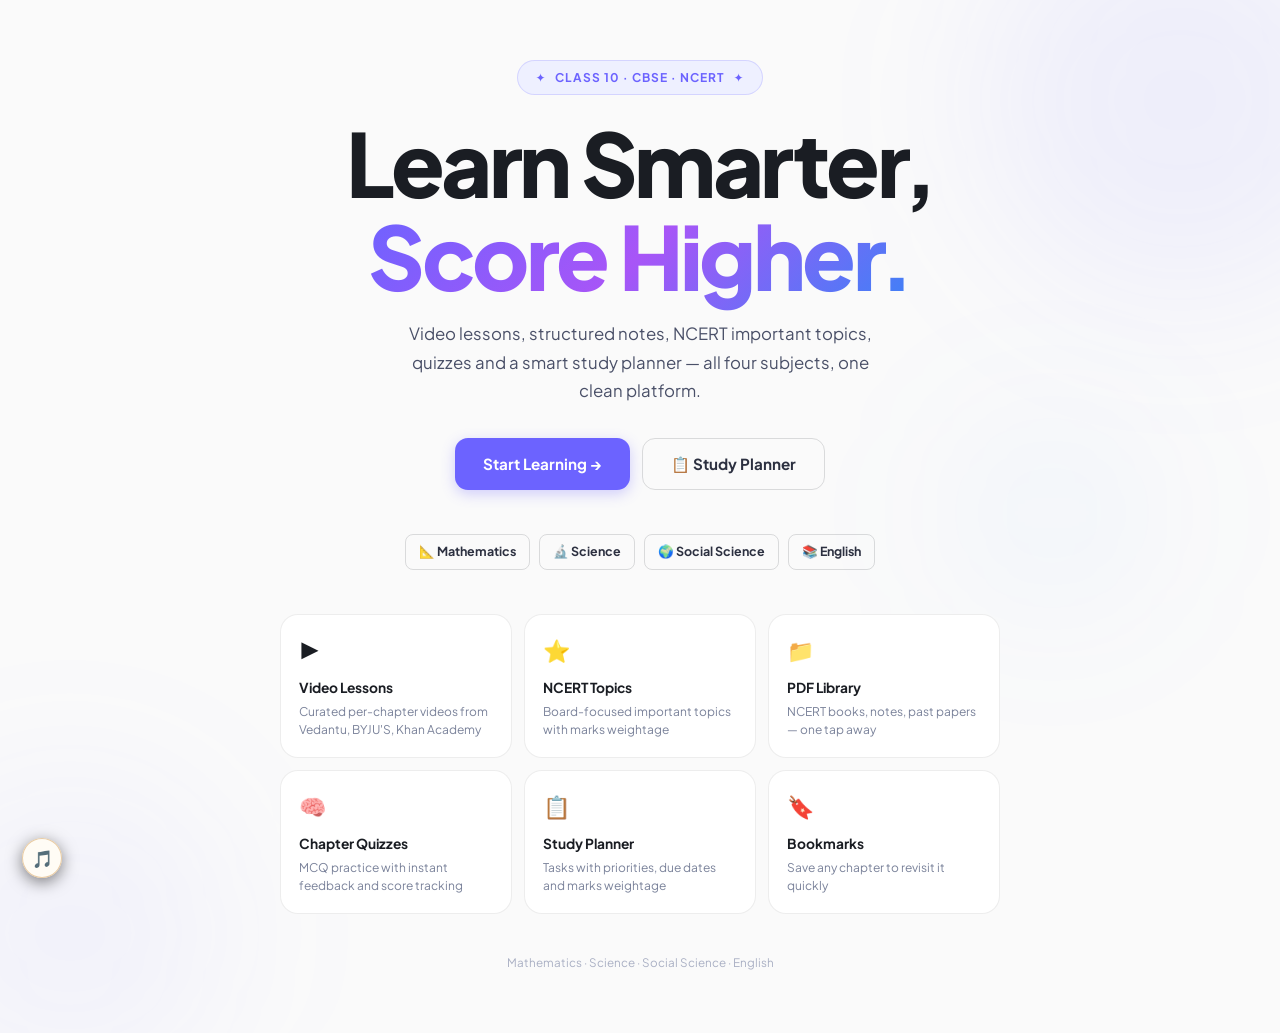
<file: index.html>
<!DOCTYPE html>
<html lang="en-GB" data-mode="light">
<head>
<meta charset="UTF-8">
<meta name="viewport" content="width=device-width,initial-scale=1,viewport-fit=cover">
<meta name="description" content="Vidya Mandir — Your complete Class 10 CBSE learning companion. Mathematics, Science, Social Science, English.">
<title>Vidya Mandir — Class 10 Learning</title>
<link rel="stylesheet" href="css/style.css">
</head>
<body>
<main class="hero-page">
  <!-- 3D floating blobs -->
  <div class="blob blob-1"></div>
  <div class="blob blob-2"></div>
  <div class="blob blob-3"></div>

  <div style="position:relative;z-index:1;width:100%;max-width:720px;margin:0 auto">
    <div class="hero-badge au">✦ &nbsp; Class 10 · CBSE · NCERT &nbsp; ✦</div>

    <h1 class="hero-title au-1">
      Learn Smarter,<br>
      <span class="grad">Score Higher.</span>
    </h1>

    <p class="hero-sub au-2">
      Video lessons, structured notes, NCERT important topics, quizzes
      and a smart study planner — all four subjects, one clean platform.
    </p>

    <div class="hero-btns au-3">
      <a href="dashboard.html" class="btn btn-b btn-lg" id="heroStart">Start Learning →</a>
      <a href="todo.html" class="btn btn-gh btn-lg">📋 Study Planner</a>
    </div>

    <div style="display:flex;gap:9px;flex-wrap:wrap;justify-content:center;margin-bottom:44px" class="au-3">
      <a href="subject.html?id=mathematics"    class="btn btn-gh btn-sm">📐 Mathematics</a>
      <a href="subject.html?id=science"        class="btn btn-gh btn-sm">🔬 Science</a>
      <a href="subject.html?id=social-science" class="btn btn-gh btn-sm">🌍 Social Science</a>
      <a href="subject.html?id=english"        class="btn btn-gh btn-sm">📚 English</a>
    </div>

    <div class="feat-grid au-4">
      <div class="feat-card"><div class="feat-ico">▶️</div><div class="feat-title">Video Lessons</div><div class="feat-desc">Curated per-chapter videos from Vedantu, BYJU'S, Khan Academy</div></div>
      <div class="feat-card"><div class="feat-ico">⭐</div><div class="feat-title">NCERT Topics</div><div class="feat-desc">Board-focused important topics with marks weightage</div></div>
      <div class="feat-card"><div class="feat-ico">📁</div><div class="feat-title">PDF Library</div><div class="feat-desc">NCERT books, notes, past papers — one tap away</div></div>
      <div class="feat-card"><div class="feat-ico">🧠</div><div class="feat-title">Chapter Quizzes</div><div class="feat-desc">MCQ practice with instant feedback and score tracking</div></div>
      <div class="feat-card"><div class="feat-ico">📋</div><div class="feat-title">Study Planner</div><div class="feat-desc">Tasks with priorities, due dates and marks weightage</div></div>
      <div class="feat-card"><div class="feat-ico">🔖</div><div class="feat-title">Bookmarks</div><div class="feat-desc">Save any chapter to revisit it quickly</div></div>
    </div>

    <div style="margin-top:40px;font-size:.73rem;color:var(--ink-5);text-align:center">
      Mathematics · Science · Social Science · English
    </div>
  </div>
</main>

<script src="js/app.js"></script>
<script src="js/security.js"></script>
<script src="js/theme_todo.js"></script>
<script>
App.applyMode();

// Show onboarding if first visit, else go straight to dashboard on CTA click
document.getElementById('heroStart').addEventListener('click', e => {
  if (!App.hasProfile()) {
    e.preventDefault();
    App.showOnboarding(() => { location.href = 'dashboard.html'; });
  }
  // else: normal link navigation
});

// Dark/light toggle on hero — optional shortcut
document.addEventListener('keydown', e => {
  if (e.key === 'd' && e.altKey) App.toggleMode();
});
</script>
<script src="js/music.js"></script>
</body>
</html>
</file>
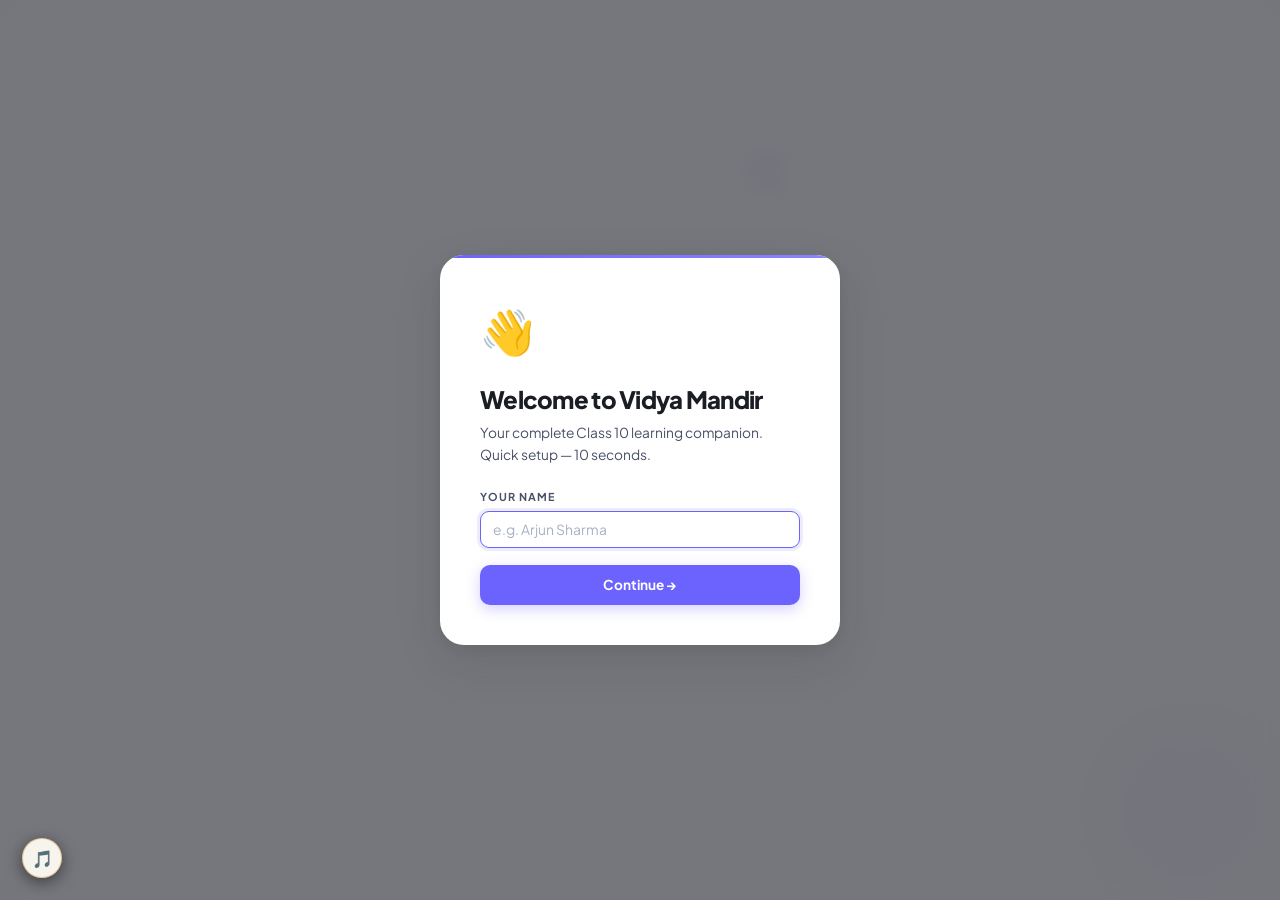
<file: chapter.html>
<!DOCTYPE html>
<html lang="en">
<head>
<meta charset="UTF-8">
<meta name="viewport" content="width=device-width,initial-scale=1,viewport-fit=cover">
<title>Chapter — Vidya Mandir</title>
<link rel="stylesheet" href="css/style.css">
<style>
/* Chapter-specific styles */
.recommend-grid { display:grid; grid-template-columns:1fr 1fr; gap:8px; }
.rec-card { background:var(--bg3); border:1px solid var(--bdr); border-radius:var(--r); padding:12px 14px; text-decoration:none; color:inherit; display:block; transition:all .15s; min-height:64px; }
.rec-card:hover, .rec-card:focus { border-color:var(--bdr2); background:rgba(var(--br),.07); }
.rec-title { font-size:.82rem; font-weight:700; color:var(--t1); margin-bottom:4px; line-height:1.3; }
.rec-sub   { font-size:.71rem; color:var(--t3); }
@media(max-width:480px) { .recommend-grid { grid-template-columns:1fr; } }

/* lesson rows need big tap area */
.lesson-row { cursor:pointer; }
.lesson-row:active { background:rgba(var(--br),.12); }

/* Video embed safe */
.vid-embed { position:relative; width:100%; padding-bottom:56.25%; background:#000; overflow:hidden; }
.vid-embed iframe { position:absolute; top:0; left:0; width:100%; height:100%; border:none; }

/* Sticky video on scroll for desktop */
@media(min-width:900px) {
  .vid-sticky { position:sticky; top:calc(var(--nav-h) + 8px); }
}
</style>
</head>
<body>
<div id="nb"></div>
<div class="page-layout">
  <div id="sb"></div>
  <main class="main-area" id="mainArea">
    <div style="display:flex;align-items:center;justify-content:center;padding:80px 0">
      <div class="spinner"></div>
    </div>
  </main>
</div>
<div class="page-watermark"></div>

<script src="js/app.js"></script>
<script src="js/security.js"></script>
<script src="js/theme_todo.js"></script>
<script>
'use strict';

/* ═══════════ QUIZ ENGINE ═══════════ */
const Quiz = {
  qs: [], cur: 0, sel: null, answered: false, score: 0, sid: '', cid: '',

  start(qs, sid, cid) {
    if (!qs || qs.length === 0) { App.toast('No questions available', '⚠️'); return; }
    this.qs = qs; this.cur = 0; this.sel = null;
    this.answered = false; this.score = 0;
    this.sid = sid; this.cid = cid;
    this._render();
  },

  _render() {
    const el = document.getElementById('quizBody');
    if (!el) return;
    const q   = this.qs[this.cur];
    const pct = Math.round((this.cur / this.qs.length) * 100);
    const L   = ['A','B','C','D'];

    el.innerHTML =
      `<div class="qpbar"><div class="qpfill" id="qpf" style="width:${pct}%"></div></div>` +
      `<span class="q-label">Question ${this.cur + 1} of ${this.qs.length}` +
        (q.difficulty ? ` &nbsp;·&nbsp; ${q.difficulty}` : '') + `</span>` +
      `<div class="q-text">${VidyaSec.sanitize(q.q)}</div>` +
      `<div class="q-opts" id="qOpts">` +
        q.options.map((o, i) =>
          `<button class="q-opt" data-idx="${i}">` +
            `<div class="q-lbl">${L[i]}</div>` +
            VidyaSec.sanitize(o) +
          `</button>`
        ).join('') +
      `</div>` +
      `<div class="q-fb" id="qFb"></div>` +
      `<div class="q-acts">` +
        `<button class="btn btn-b" id="qSub">Submit Answer</button>` +
        `<button class="btn btn-gh" id="qNext" style="display:none">` +
          (this.cur < this.qs.length - 1 ? 'Next →' : 'See Results') +
        `</button>` +
      `</div>`;

    // Bind via event delegation — no inline onclick
    document.getElementById('qOpts').addEventListener('click', e => {
      const btn = e.target.closest('.q-opt');
      if (btn && !this.answered) this._pick(parseInt(btn.dataset.idx));
    });
    document.getElementById('qSub').addEventListener('click',  () => this._submit());
    document.getElementById('qNext').addEventListener('click', () => this._next());
  },

  _pick(i) {
    this.sel = i;
    document.querySelectorAll('.q-opt').forEach((b, j) => b.classList.toggle('sel', j === i));
  },

  _submit() {
    if (this.sel === null || this.answered) return;
    this.answered = true;
    const q = this.qs[this.cur];
    document.querySelectorAll('.q-opt').forEach((b, i) => {
      if (i === q.answer)  b.classList.add('ok');
      else if (i === this.sel) b.classList.add('ng');
    });
    const fb = document.getElementById('qFb');
    if (this.sel === q.answer) {
      this.score++;
      fb.className = 'q-fb ok show';
      fb.textContent = '✅ Correct!';
    } else {
      fb.className = 'q-fb ng show';
      fb.innerHTML = '❌ Incorrect. Correct: <strong>' +
        VidyaSec.sanitize(q.options[q.answer]) + '</strong>';
    }
    document.getElementById('qSub').style.display  = 'none';
    document.getElementById('qNext').style.display = 'inline-flex';
    const pf = document.getElementById('qpf');
    if (pf) pf.style.width = Math.round(((this.cur + 1) / this.qs.length) * 100) + '%';
  },

  _next() {
    if (this.cur >= this.qs.length - 1) { this._result(); return; }
    this.cur++; this.sel = null; this.answered = false;
    this._render();
  },

  _result() {
    const pct = Math.round(this.score / this.qs.length * 100);
    const [em, msg] = pct >= 80 ? ['🏆','Board Ready!']
                    : pct >= 60 ? ['👍','Good work!']
                    : pct >= 40 ? ['📚','Keep practising!']
                    : ['💪','Revise and retry!'];
    const el = document.getElementById('quizBody');
    if (!el) return;
    el.innerHTML =
      `<div class="quiz-result">` +
        `<span class="qr-em">${em}</span>` +
        `<div style="font-family:var(--fd);font-size:1.1rem;color:var(--bl);margin-bottom:8px">${msg}</div>` +
        `<div class="qr-score">${this.score}/${this.qs.length}</div>` +
        `<div class="qr-sub">${pct}% accuracy</div>` +
        `<div style="display:flex;gap:9px;justify-content:center;flex-wrap:wrap;margin-top:16px">` +
          `<button class="btn btn-gh" id="qRetry">↺ Retry</button>` +
          `<button class="btn btn-tl" id="qDone">✅ Mark Chapter Complete</button>` +
        `</div>` +
      `</div>`;
    document.getElementById('qRetry').addEventListener('click', () =>
      Quiz.start(Quiz.qs, Quiz.sid, Quiz.cid));
    document.getElementById('qDone').addEventListener('click', () =>
      ChPage.markDone());
    App.saveScore(this.sid, this.cid, this.score, this.qs.length);
  }
};

/* ═══════════ CHAPTER PAGE ═══════════ */
const ChPage = {
  sid: '', cid: '', subj: null, ch: null, li: 0,
  teacher: 'all',
  ctype: 'video',

  async init() {
    this.sid = App.getParam('subject') || '';
    this.cid = App.getParam('chapter') || '';

    if (!this.sid || !this.cid) { location.href = 'dashboard.html'; return; }

    let data;
    try { data = await App.loadData(); } catch(e) {
      document.getElementById('mainArea').innerHTML =
        '<div style="padding:40px;text-align:center;color:var(--t2)">⚠️ Could not load content. Please refresh.</div>';
      return;
    }

    this.subj = App.getSubject(this.sid);
    this.ch   = App.getChapter(this.sid, this.cid);

    if (!this.subj || !this.ch) { location.href = 'dashboard.html'; return; }
    if (!this.ch.lessons || this.ch.lessons.length === 0) {
      this.ch.lessons = [{ id:'l0', title: this.ch.title, videoId:'', duration:'—' }];
    }

    document.title = this.ch.title + ' — Vidya Mandir';
    App.initPage(this.sid);

    // Set lesson index from URL param
    const liParam = App.getParam('lesson');
    if (liParam) {
      const idx = this.ch.lessons.findIndex(l => l.id === liParam);
      if (idx >= 0) this.li = idx;
    }
    // Clamp to valid range
    this.li = Math.max(0, Math.min(this.li, this.ch.lessons.length - 1));

    // Teacher + content type from URL
    this.teacher = (App.getParam('teacher') ? decodeURIComponent(App.getParam('teacher')) : (localStorage.getItem(`vm_teacher_${this.sid}_${this.cid}`) || 'all'));
    this.ctype   = App.getParam('type') || localStorage.getItem(`vm_type_${this.sid}_${this.cid}`) || 'video';

    this._render();

    // Track progress
    const cur = this.ch.lessons[this.li];
    App.setLast(this.sid, this.cid, cur?.title || this.ch.title);
    if (cur?.id) App.markWatched(this.sid, this.cid, cur.id);
  },

  _render() {
    const { ch, subj, sid, cid } = this;
    // Back-compat: if lessons don't have type/teacher, treat as video + all
    const normLessons = (ch.lessons || []).map(l => ({
      ...l,
      type: (l.type || 'video'),
      teacher: (l.teacher || 'all')
    }));
    ch.lessons = normLessons;

    const teachersFromData = () => {
      const admData = App._parseLS('vm_admin_data', { teachers: [] });
      const admTeach  = (admData.teachers  || []).filter(t => !t.subject || t.subject === sid);
      const allTeach  = [...(ch.teachers   || []), ...admTeach];
      const key = t => `${(t.name||'').toLowerCase()}::${(t.channel||'').toLowerCase()}::${t.subject||''}`;
      const map = new Map();
      allTeach.forEach(t => { if (t?.name) map.set(key(t), t); });
      return [...map.values()];
    };

    const allTeach = teachersFromData();
    const lessonListFor = (teacher, type) => {
      // teacher='all' matches all
      return (ch.lessons || []).filter(l => {
        const lt = (l.type||'video');
        const lteach = (l.teacher||'all');
        const teacherOk = teacher === 'all' || lteach === 'all' || lteach === teacher;
        const typeOk = type ? lt === type : true;
        return teacherOk && typeOk;
      });
    };

    // If current selection yields no lessons, relax teacher first then type.
    let filtered = lessonListFor(this.teacher, this.ctype);
    if (!filtered.length) filtered = lessonListFor('all', this.ctype);
    if (!filtered.length) filtered = lessonListFor('all', 'video');

    // Maintain li within filtered list; pick first if out of range
    this.li = Math.max(0, Math.min(this.li, filtered.length - 1));
    const lesson = filtered[this.li] || ch.lessons[0];
    const p         = App.getProgress();
    const isDone    = (p[sid]?.done || []).includes(cid);
    const bm        = App.isBookmarked(sid, cid);
    const admData   = App._parseLS('vm_admin_data', { pdfs:[], ncertTopics:[], teachers:[] });
    const pdfs      = (admData.pdfs    || []).filter(f => f.chapter === cid || f.subject === sid);
    const admTopics = (admData.ncertTopics || []).filter(t => t.chapter === cid || t.subject === sid);
    const allTopics = [...(ch.ncertTopics || []), ...admTopics];
    const recommended = subj.chapters.filter(c => c.id !== cid).slice(0, 4);

    // Build video src safely
    const vidSrc = lesson.videoId
      ? `https://www.youtube-nocookie.com/embed/${lesson.videoId}?rel=0&modestbranding=1`
      : '';

    const main = document.getElementById('mainArea');
    main.innerHTML = '';           // clear loading spinner

    // ── PAGE HEADER ──
    const header = document.createElement('div');
    header.className = 'page-head au';
    header.innerHTML =
      `<div class="breadcrumb">` +
        `<a href="dashboard.html">Dashboard</a><span class="sep">›</span>` +
        `<a href="subject.html?id=${sid}">${VidyaSec.sanitize(subj.name)}</a>` +
        `<span class="sep">›</span><span>${VidyaSec.sanitize(ch.title)}</span>` +
      `</div>` +
      `<div style="display:flex;align-items:flex-start;justify-content:space-between;flex-wrap:wrap;gap:10px">` +
        `<div>` +
          `<h1>${VidyaSec.sanitize(ch.title)}</h1>` +
          `<div class="lead" style="display:flex;gap:10px;flex-wrap:wrap;margin-top:5px;font-size:.77rem">` +
            `<span>▶ ${filtered.length} item${filtered.length !== 1 ? 's' : ''}</span>` +
            `<span>⏱ ${ch.duration}</span>` +
            `<span>❓ ${ch.quiz.length} Qs</span>` +
            `<span>⭐ ${allTopics.length} topics</span>` +
            (pdfs.length ? `<span style="color:var(--tll)">📁 ${pdfs.length} PDFs</span>` : '') +
            (isDone ? `<span style="color:var(--tll)">✅ Complete</span>` : '') +
          `</div>` +
        `</div>` +
        (isDone ? `<span class="chip chip-tl" style="font-size:.8rem;padding:5px 12px">✅ Done</span>` : '') +
      `</div>`;
    main.appendChild(header);

    // ── TEACHER + CONTENT PICKERS ──
    const picker = document.createElement('div');
    picker.className = 'gcard au-1';
    picker.style.marginBottom = '14px';
    const teacherOptions = [{id:'all', name:'All Teachers', channel:'', avatar:'👨‍🏫', color:'var(--accent)'}]
      .concat(allTeach.map(t=>({id:`${t.name||''}::${t.channel||''}`, name:t.name, channel:t.channel, avatar:t.avatar, color:t.color})));
    const typeOptions = [
      {id:'video',      label:'Video Lessons', icon:'🎬'},
      {id:'notes',      label:'Notes',         icon:'📝'},
      {id:'explanation',label:'Explanation',   icon:'🧠'},
      {id:'one-shot',   label:'One-shot',      icon:'⚡'},
      {id:'pdf',        label:'PDF',           icon:'📁'},
      {id:'quiz',       label:'Quiz',          icon:'🧩'},
    ];
    const effectiveTypes = new Set((ch.lessons||[]).map(l=>(l.type||'video')));
    // Always allow notes/pdf/quiz as sections
    ['notes','pdf','quiz'].forEach(t=>effectiveTypes.add(t));

    picker.innerHTML = `
      <div class="card-top-rule"></div>
      <div class="card-pad" style="display:flex;gap:10px;flex-wrap:wrap;align-items:end">
        <div style="flex:1;min-width:220px">
          <div class="label" style="margin-bottom:6px">Teacher</div>
          <select class="fc" id="teacherPick"></select>
        </div>
        <div style="flex:2;min-width:260px">
          <div class="label" style="margin-bottom:6px">Open</div>
          <div class="filter-tabs" id="typeTabs" style="margin:0"></div>
        </div>
      </div>`;
    main.appendChild(picker);

    const teacherPick = picker.querySelector('#teacherPick');
    teacherPick.innerHTML = teacherOptions.map(t=>`<option value="${t.id==='all'?'all':encodeURIComponent(t.id)}">${VidyaSec.sanitize(t.name)}${t.channel?` — ${VidyaSec.sanitize(t.channel)}`:''}</option>`).join('');
    // Set teacher selection if match exists
    const isTeacherValid = teacherOptions.some(t=>t.id===this.teacher);
    if(!isTeacherValid) this.teacher = 'all';
    teacherPick.value = this.teacher==='all' ? 'all' : encodeURIComponent(this.teacher);

    const typeTabs = picker.querySelector('#typeTabs');
    const renderTabs = ()=>{
      typeTabs.innerHTML = typeOptions
        .filter(t=>effectiveTypes.has(t.id))
        .map(t=>`<div class="ftab ${this.ctype===t.id?'active':''}" data-type="${t.id}" role="button" tabindex="0">${t.icon} ${t.label}</div>`)
        .join('');
    };
    renderTabs();

    const persist = ()=>{
      localStorage.setItem(`vm_teacher_${sid}_${cid}`, this.teacher);
      localStorage.setItem(`vm_type_${sid}_${cid}`, this.ctype);
    };
    teacherPick.addEventListener('change', ()=>{
      const raw = teacherPick.value || 'all';
      this.teacher = raw === 'all' ? 'all' : decodeURIComponent(raw);
      this.li = 0;
      persist();
      this._render();
    });
    typeTabs.addEventListener('click', (e)=>{
      const t = e.target.closest('.ftab')?.dataset?.type;
      if(!t) return;
      this.ctype = t;
      this.li = 0;
      persist();
      this._render();
    });

    // ── GRID WRAPPER ──
    const grid = document.createElement('div');
    grid.className = 'ch-grid';
    main.appendChild(grid);

    // LEFT COLUMN
    const left = document.createElement('div');
    grid.appendChild(left);

    // Content router: Notes / PDF / Quiz use existing sections
    const isNotes = this.ctype === 'notes';
    const isPDF   = this.ctype === 'pdf';
    const isQuiz  = this.ctype === 'quiz';

    // -- VIDEO --
    const vidWrap = document.createElement('div');
    vidWrap.className = 'vid-wrap vid-sticky au';
    if (!isNotes && !isPDF && !isQuiz && vidSrc) {
      vidWrap.innerHTML =
        `<div class="card-top-rule"></div>` +
        `<div class="vid-embed">` +
          `<iframe id="vFrame" src="${vidSrc}" title="${VidyaSec.sanitize(lesson.title)}"` +
          ` allow="accelerometer;autoplay;clipboard-write;encrypted-media;gyroscope;picture-in-picture"` +
          ` allowfullscreen loading="lazy"></iframe>` +
        `</div>` +
        `<div class="vid-meta">` +
          `<h3 id="vTitle">${VidyaSec.sanitize(lesson.title)}</h3>` +
          `<div style="display:flex;gap:10px;font-size:.73rem;color:var(--t3);align-items:center;flex-wrap:wrap">` +
            `<span>⏱ <span id="vDur">${lesson.duration}</span></span>` +
            `<span>${subj.icon} ${VidyaSec.sanitize(subj.name)}</span>` +
            `<button class="vid-bookmark${bm ? ' saved' : ''}" id="bmBtn" style="margin-left:auto">` +
              `${bm ? '🔖' : '🔗'}` +
            `</button>` +
          `</div>` +
        `</div>`;
    } else if (!isNotes && !isPDF && !isQuiz) {
      vidWrap.innerHTML =
        `<div class="card-top-rule"></div>` +
        `<div style="padding:32px;text-align:center;color:var(--t3)">` +
          `<div style="font-size:40px;margin-bottom:8px">🎬</div>` +
          `<div>Video not yet assigned.<br>Admin can add a YouTube link.</div>` +
        `</div>` +
        `<div class="vid-meta"><h3 id="vTitle">${VidyaSec.sanitize(lesson.title)}</h3></div>`;
    }
    left.appendChild(vidWrap);

    // Bookmark button event
    document.getElementById('bmBtn')?.addEventListener('click', () => this._toggleBm());

    // -- LESSONS LIST --
    const showLessonList = !isNotes && !isPDF && !isQuiz && filtered.length > 1;
    if (showLessonList) {
      const llCard = document.createElement('div');
      llCard.className = 'lesson-card au-1';
      let llHtml =
        `<div class="card-top-rule"></div>` +
        `<div class="sec-head"><h3>📋 ${this.ctype === 'one-shot' ? 'One-shots' : this.ctype === 'explanation' ? 'Explanations' : 'Lessons'}</h3>` +
        `<span style="font-size:.73rem;color:var(--t3)">${filtered.length} total</span></div>`;
      filtered.forEach((l, i) => {
        llHtml +=
          `<div class="lesson-row${i === this.li ? ' active' : ''}" data-li="${i}">` +
            `<div class="lesson-n" id="ln${i}">${i === this.li ? '▶' : i + 1}</div>` +
            `<div style="flex:1"><div class="lesson-title">${VidyaSec.sanitize(l.title)}</div></div>` +
            `<div class="lesson-dur">${l.duration}</div>` +
          `</div>`;
      });
      llCard.innerHTML = llHtml;
      // Event delegation — one listener, not N inline handlers
      llCard.addEventListener('click', e => {
        const row = e.target.closest('.lesson-row');
        if (row) this._switchLesson(parseInt(row.dataset.li));
      });
      left.appendChild(llCard);
    }

    // -- ADMIN NOTE --
    if (ch._adminNote) {
      const noteDiv = document.createElement('div');
      noteDiv.className = 'gcard au-2';
      noteDiv.style.marginBottom = '14px';
      noteDiv.innerHTML =
        `<div class="card-top-rule"></div>` +
        `<div class="card-pad">` +
          `<div style="font-family:var(--fd);font-size:.88rem;color:var(--bl);font-weight:700;margin-bottom:6px">📌 Teacher's Note</div>` +
          `<p style="font-size:.84rem;color:var(--t2);line-height:1.7;white-space:pre-line">${VidyaSec.sanitize(ch._adminNote)}</p>` +
        `</div>`;
      left.appendChild(noteDiv);
    }

    // -- NCERT TOPICS --
    if (allTopics.length) {
      const tc = document.createElement('div');
      tc.className = 'topics-card au-2';
      let tHtml =
        `<div class="card-top-rule"></div>` +
        `<div class="sec-head"><h3>⭐ NCERT Important Topics</h3><span class="chip chip-nc">Board Focus</span></div>`;
      allTopics.forEach((t, i) => {
        tHtml +=
          `<div class="topic-row">` +
            `<div class="topic-n">${i + 1}</div>` +
            `<div class="topic-text">${VidyaSec.sanitize(t.text)}` +
              (t.important ? ' <span style="color:var(--b)">★</span>' : '') +
              (t.type ? ` <span class="chip chip-tl" style="font-size:.62rem;padding:1px 6px">${VidyaSec.sanitize(t.type)}</span>` : '') +
            `</div>` +
            (t.marks ? `<div class="topic-marks">${VidyaSec.sanitize(t.marks)}M</div>` : '') +
          `</div>`;
      });
      tc.innerHTML = tHtml;
      left.appendChild(tc);
    }

    // -- PDFs --
    if (isPDF && pdfs.length) {
      const pdfCard = document.createElement('div');
      pdfCard.className = 'pdf-card au-3';
      let pHtml =
        `<div class="card-top-rule"></div>` +
        `<div class="sec-head"><h3>📁 PDF Resources</h3>` +
        `<span class="chip chip-tl">${pdfs.length} file${pdfs.length !== 1 ? 's' : ''}</span></div>` +
        `<div class="card-pad">`;
      pdfs.forEach(pdf => {
        pHtml +=
          `<div class="pdf-row" data-url="${pdf.url}">` +
            `<span style="font-size:20px">📄</span>` +
            `<span style="flex:1;font-size:.84rem;font-weight:600">${VidyaSec.sanitize(pdf.name)}</span>` +
            `<span class="chip chip-${pdf.type === 'Notes' ? 'b' : pdf.type === 'Questions' ? 'a' : 'tl'}">` +
              VidyaSec.sanitize(pdf.type || 'Notes') +
            `</span>` +
            `<a href="${pdf.url}" download="${VidyaSec.sanitize(pdf.name)}" class="btn btn-gh btn-sm" rel="noopener">⬇</a>` +
          `</div>`;
      });
      pHtml += `<div id="pdfViewerWrap" style="display:none;margin-top:10px;border-radius:10px;overflow:hidden">` +
        `<iframe id="pdfFrame" src="" style="width:100%;height:480px;border:none;background:#fff"></iframe>` +
      `</div></div>`;
      pdfCard.innerHTML = pHtml;
      // Delegation for pdf rows
      pdfCard.addEventListener('click', e => {
        const row = e.target.closest('.pdf-row');
        if (row && !e.target.closest('a')) this._viewPDF(row.dataset.url);
      });
      left.appendChild(pdfCard);
    }

    // -- NOTES --
    if (isNotes) {
      const notesCard = document.createElement('div');
      notesCard.className = 'notes-card au-3';
      notesCard.innerHTML =
        `<div class="card-top-rule"></div>` +
        `<div class="sec-head">` +
          `<h3>📝 Chapter Notes</h3>` +
          `<div style="display:flex;gap:6px">` +
            `<span class="chip chip-b">NCERT</span>` +
            `<button class="btn btn-gh btn-sm" id="printBtn">🖨 Print</button>` +
          `</div>` +
        `</div>` +
        `<div class="notes-body" id="notesBody">${this._renderNotes(ch.notes)}</div>`;
      left.appendChild(notesCard);
      document.getElementById('printBtn')?.addEventListener('click', () => this._print());
    }

    // -- QUIZ --
    if (isQuiz) {
      const allQ = this._getAllQuiz();
      const quizCard = document.createElement('div');
      quizCard.className = 'quiz-card au-4';
      quizCard.innerHTML =
        `<div class="card-top-rule"></div>` +
        `<div class="sec-head"><h3>🧠 Chapter Quiz</h3>` +
          `<span class="chip chip-a">${allQ.length} Questions</span>` +
        `</div>` +
        `<div id="quizBody" class="quiz-body">` +
          `<div style="text-align:center;padding:16px">` +
            `<p style="color:var(--t2);margin-bottom:14px;font-size:.88rem">` +
              `Test your understanding of <strong>${VidyaSec.sanitize(ch.title)}</strong>` +
            `</p>` +
            `<button class="btn btn-b btn-lg" id="startQuizBtn">🚀 Start Quiz</button>` +
          `</div>` +
        `</div>`;
      left.appendChild(quizCard);
      quizCard.querySelector('#startQuizBtn')?.addEventListener('click', () =>
        Quiz.start(this._getAllQuiz(), sid, cid));
    }

    // -- RECOMMENDED --
    if (recommended.length) {
      const recDiv = document.createElement('div');
      recDiv.className = 'au-4';
      recDiv.style.marginTop = '4px';
      let rHtml =
        `<div style="font-family:var(--fd);font-size:.95rem;color:var(--bl);margin-bottom:10px">` +
          `📚 More in ${VidyaSec.sanitize(subj.name)}` +
        `</div>` +
        `<div class="recommend-grid">`;
      recommended.forEach(r => {
        const rd = (p[sid]?.done || []).includes(r.id);
        rHtml +=
          `<a href="chapter.html?subject=${sid}&chapter=${r.id}" class="rec-card">` +
            `<div class="rec-title">${VidyaSec.sanitize(r.title)}</div>` +
            `<div class="rec-sub">⏱ ${r.duration} · ❓ ${r.quiz.length} Qs${rd ? ' · ✅' : ''}</div>` +
          `</a>`;
      });
      rHtml += `</div>`;
      recDiv.innerHTML = rHtml;
      left.appendChild(recDiv);
    }

    // -- ACTION BUTTONS --
    const actions = document.createElement('div');
    actions.style.cssText = 'display:flex;gap:9px;flex-wrap:wrap;margin-top:18px';
    actions.innerHTML =
      `<button class="btn btn-b" id="doneBtn">✅ Mark Complete</button>` +
      `<a href="subject.html?id=${sid}" class="btn btn-gh">← ${VidyaSec.sanitize(subj.name)}</a>` +
      `<button class="btn btn-tl" id="todoBtn">📋 Add to Tasks</button>`;
    left.appendChild(actions);
    actions.querySelector('#doneBtn')?.addEventListener('click', () => this.markDone());
    actions.querySelector('#todoBtn')?.addEventListener('click', () => this._addTodo());

    // RIGHT COLUMN (sidebar)
    const right = document.createElement('div');
    grid.appendChild(right);

    // Teachers
    if (allTeach.length) {
      const tc = document.createElement('div');
      tc.className = 'side-card';
      let tHtml =
        `<div class="card-top-rule"></div>` +
        `<div class="sec-head"><h3>👨‍🏫 Educators</h3></div>` +
        `<div style="padding:10px;display:flex;flex-direction:column;gap:7px">`;
      allTeach.forEach(t => {
        tHtml +=
          `<div class="teacher-row">` +
            `<div class="teacher-av" style="background:${t.color || 'var(--b)'};color:#fff">` +
              VidyaSec.sanitize((t.avatar || t.name?.[0] || 'T').slice(0,2)) +
            `</div>` +
            `<div>` +
              `<div style="font-size:.83rem;font-weight:700">${VidyaSec.sanitize(t.name)}</div>` +
              `<div style="font-size:.7rem;color:var(--t3)">📺 ${VidyaSec.sanitize(t.channel)}</div>` +
            `</div>` +
          `</div>`;
      });
      tHtml += `</div>`;
      tc.innerHTML = tHtml;
      right.appendChild(tc);
    }

    // Chapter nav
    const navCard = document.createElement('div');
    navCard.className = 'side-card';
    let navHtml =
      `<div class="card-top-rule"></div>` +
      `<div class="sec-head"><h3>📑 ${VidyaSec.sanitize(subj.name)}</h3></div>` +
      `<div style="padding:7px">`;
    subj.chapters.forEach((c, i) => {
      const d2 = (p[sid]?.done || []).includes(c.id);
      navHtml +=
        `<a href="chapter.html?subject=${sid}&chapter=${c.id}"` +
          ` class="ch-nav-link${c.id === cid ? ' active' : ''}${d2 ? ' done-ch' : ''}">` +
          `<div class="ch-nav-n">${d2 ? '✓' : i + 1}</div>` +
          `<span>${VidyaSec.sanitize(c.title)}</span>` +
        `</a>`;
    });
    navHtml += `</div>`;
    navCard.innerHTML = navHtml;
    right.appendChild(navCard);

    // Quick task widget
    const taskCard = document.createElement('div');
    taskCard.className = 'side-card';
    taskCard.innerHTML =
      `<div class="card-top-rule"></div>` +
      `<div class="quick-widget">` +
        `<div class="qw-title">📋 Quick Task</div>` +
        `<input class="todo-inp" id="qTask" placeholder="Revision note…" style="margin-bottom:7px;width:100%">` +
        `<select class="fc" id="qPri" style="margin-bottom:8px;font-size:.8rem">` +
          `<option value="normal">Normal</option>` +
          `<option value="high">🔴 High Priority</option>` +
        `</select>` +
        `<button class="btn btn-b btn-sm" id="qAddBtn" style="width:100%;justify-content:center">+ Add Task</button>` +
      `</div>`;
    // Bind events after insert
    right.appendChild(taskCard);
    taskCard.querySelector('#qAddBtn')?.addEventListener('click', () => this._addQuick());
    taskCard.querySelector('#qTask')?.addEventListener('keydown', e => {
      if (e.key === 'Enter') this._addQuick();
    });
  },

  // ── Lesson switch ──
  _switchLesson(idx) {
    // Switch within current teacher+type filtered list
    const filtered = (this.ch.lessons||[]).filter(l => {
      const lt = (l.type||'video');
      const lteach = (l.teacher||'all');
      const teacherOk = this.teacher==='all' || lteach==='all' || lteach===this.teacher;
      return lt === (this.ctype||'video') && teacherOk;
    });
    if (idx < 0 || idx >= filtered.length) return;
    this.li = idx;
    const l = filtered[idx];

    // Update iframe
    const frame = document.getElementById('vFrame');
    if (frame) {
      frame.src = l.videoId
        ? `https://www.youtube-nocookie.com/embed/${l.videoId}?rel=0&modestbranding=1&autoplay=1`
        : '';
    }

    // Update meta text
    const vt = document.getElementById('vTitle');
    if (vt) vt.textContent = l.title;
    const vd = document.getElementById('vDur');
    if (vd) vd.textContent = l.duration;

    // Update lesson row highlight
    document.querySelectorAll('.lesson-row').forEach((row, i) => {
      row.classList.toggle('active', i === idx);
      const n = document.getElementById('ln' + i);
      if (n) n.textContent = i === idx ? '▶' : i + 1;
    });

    App.setLast(this.sid, this.cid, l.title);
    if (l.id) App.markWatched(this.sid, this.cid, l.id);
  },

  // ── Bookmark ──
  _toggleBm() {
    const saved = App.toggleBookmark(this.sid, this.cid);
    const btn   = document.getElementById('bmBtn');
    if (btn) { btn.textContent = saved ? '🔖' : '🔗'; btn.classList.toggle('saved', saved); }
    App.toast(saved ? 'Bookmarked! 🔖' : 'Bookmark removed');
  },

  // ── PDF viewer ──
  _viewPDF(url) {
    const frame = document.getElementById('pdfFrame');
    const wrap  = document.getElementById('pdfViewerWrap');
    if (frame) frame.src = url;
    if (wrap)  { wrap.style.display = 'block'; wrap.scrollIntoView({ behavior:'smooth', block:'start' }); }
  },

  // ── Notes renderer ──
  _renderNotes(n) {
    if (!n?.content || n.content.length === 0)
      return '<p style="color:var(--t3)">No notes available for this chapter.</p>';
    return n.content.map(item => {
      const t = VidyaSec.sanitize(item.text || '');
      switch (item.type) {
        case 'intro':    return `<div class="n-intro">${t}</div>`;
        case 'heading':  return `<div class="n-head">${t}</div>`;
        case 'text':     return `<p class="n-text">${t}</p>`;
        case 'keypoint': return `<div class="n-kp">${t}</div>`;
        case 'formula':  return `<div class="n-formula">📐 ${t}</div>`;
        case 'example':
          return `<div class="n-example">` +
            `<div class="n-q">💡 ${VidyaSec.sanitize(item.question || '')}</div>` +
            `<div class="n-a">→ ${VidyaSec.sanitize(item.answer || '')}</div>` +
          `</div>`;
        default: return `<p class="n-text">${t}</p>`;
      }
    }).join('');
  },

  // ── Get all quiz (built-in + admin) ──
  _getAllQuiz() {
    const admData = App._parseLS('vm_admin_data', { quiz: [] });
    const extra   = (admData.quiz || []).filter(q =>
      q.chapter === this.cid || q.subject === this.sid);
    return [...(this.ch.quiz || []), ...extra];
  },

  // ── Mark done ──
  markDone() {
    App.markDone(this.sid, this.cid);
    App.toast('🎉 Chapter marked complete!');
    // Update done badge in header
    const badges = document.querySelectorAll('.lead span');
    badges.forEach(b => { if (b.textContent.includes('Complete')) b.style.color = 'var(--tll)'; });
  },

  // ── Add to tasks ──
  _addTodo() {
    TodoPanel.add('Revise: ' + this.ch.title, this.sid, '', 'normal', '');
    App.toast('Added to tasks 📋');
  },

  // ── Quick task ──
  _addQuick() {
    const inp  = document.getElementById('qTask');
    const pri  = document.getElementById('qPri')?.value || 'normal';
    const text = VidyaSec.clampStr((inp?.value || '').trim(), 200);
    if (!text) return;
    TodoPanel.add(text, this.sid, '', pri, '');
    if (inp) inp.value = '';
    App.toast('Task added ✅');
  },

  // ── Print notes (no scripts in print window) ──
  _print() {
    const body = document.getElementById('notesBody')?.innerText || '';
    const w = window.open('', '_blank');
    if (!w) { App.toast('Allow pop-ups to print', '⚠️'); return; }
    w.document.write(
      '<!DOCTYPE html><html><head>' +
      '<title>' + this.ch.title + ' — Notes</title>' +
      '<style>' +
        'body{font-family:Georgia,serif;max-width:680px;margin:40px auto;' +
        'line-height:1.9;color:#1a0e06;padding:0 20px}' +
        'h1{color:#8A5010}pre{white-space:pre-wrap;font-family:inherit}' +
        '@media print{body{margin:20px}}' +
      '</style>' +
      '</head><body>' +
      '<h1>📝 ' + this.ch.title + '</h1>' +
      '<h3 style="color:#666;margin-bottom:20px">' + this.subj.name + ' · Vidya Mandir</h3>' +
      '<hr><pre>' + body.replace(/</g,'&lt;').replace(/>/g,'&gt;') + '</pre>' +
      '</body></html>'
    );
    w.document.close();
    setTimeout(() => { try { w.print(); } catch(e) {} }, 400);
  }
};

document.addEventListener('DOMContentLoaded', () => ChPage.init());
</script>
<script src="js/music.js"></script>
</body>
</html>
</file>
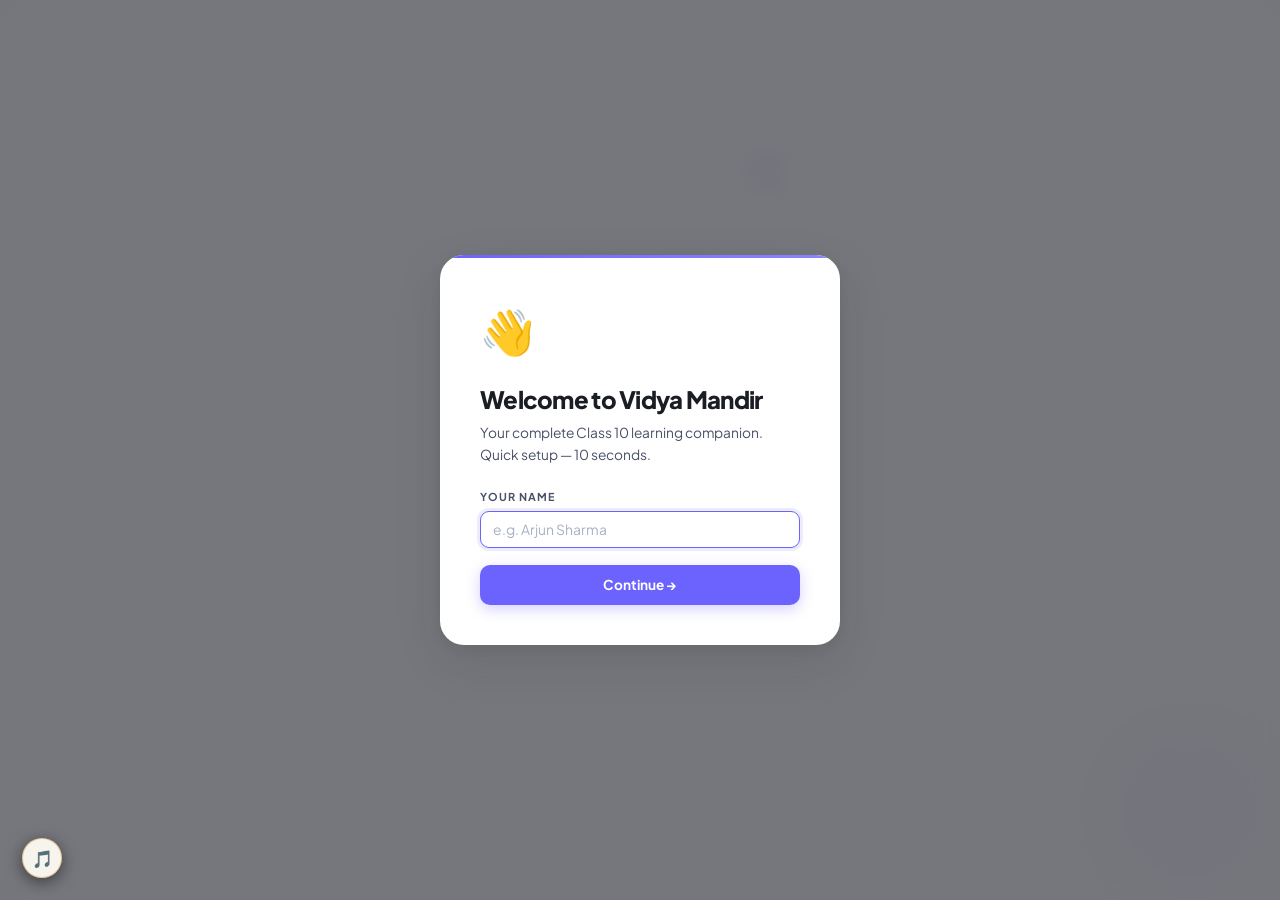
<file: dashboard.html>
<!DOCTYPE html>
<html lang="en-GB">
<head>
<meta charset="UTF-8"><meta name="viewport" content="width=device-width,initial-scale=1,viewport-fit=cover">
<title>Dashboard — Vidya Mandir</title>
<link rel="stylesheet" href="css/style.css">
</head>
<body>
<div id="nb"></div>
<div class="page-layout">
  <div id="sb"></div>
  <main class="main-area" id="mainArea">
    <div style="display:flex;align-items:center;justify-content:center;padding:80px 0"><div class="spinner"></div></div>
  </main>
</div>
<div class="page-watermark"></div>
<script src="js/app.js"></script>
<script src="js/security.js"></script>
<script src="js/theme_todo.js"></script>
<script>
document.addEventListener('DOMContentLoaded', async () => {
  // Check onboarding
  if (!App.hasProfile()) {
    App.applyMode();
    App.showOnboarding(() => location.reload());
    return;
  }

  App.initPage('dashboard');
  const data = await App.loadData();
  const p    = App.getProgress();
  const admData = App._parseLS('vm_admin_data', { announcements:[], pdfs:[], ncertTopics:[] });
  const profile = App.getProfile();

  // Compute stats
  let totalDone=0, totalQz=0, totalPct=0, lastSubj=null, lastCh=null, lastTs=0;
  data.subjects.forEach(s => {
    const sp = p[s.id] || {};
    totalDone += (sp.done||[]).length;
    Object.values(sp.scores||{}).forEach(sc => { totalQz++; totalPct += sc.pct; });
    if (sp.last && (sp.last.ts||0) > lastTs) { lastSubj=s; lastCh=sp.last; lastTs=sp.last.ts||0; }
  });
  const avgQ    = totalQz ? Math.round(totalPct/totalQz) : 0;
  const streak  = parseInt(localStorage.getItem('vm_streak')||'0');
  const anns    = (admData.announcements||[]).slice(0,3);
  const motd    = localStorage.getItem('vm_motd') || 'Every expert was once a beginner.';
  const greeting = getGreeting();

  const main = document.getElementById('mainArea');
  main.innerHTML = `
    <!-- Header -->
    <div class="page-head au">
      <div style="display:flex;align-items:flex-start;justify-content:space-between;flex-wrap:wrap;gap:10px">
        <div>
          <div style="font-size:.72rem;font-weight:700;text-transform:uppercase;letter-spacing:.1em;color:var(--ink-4);margin-bottom:4px">${greeting}</div>
          <h1 style="font-size:1.8rem;font-weight:800;letter-spacing:-.03em;color:var(--ink)">
            ${VidyaSec.sanitize(profile?.name || 'Student')} <span style="color:var(--accent)">👋</span>
          </h1>
          <div style="font-size:.86rem;color:var(--ink-3);margin-top:4px;font-style:italic">"${VidyaSec.sanitize(motd)}"</div>
        </div>
      </div>
    </div>

    <!-- Stats -->
    <div class="stats-strip au-1">
      <div class="stat-card"><div class="stat-ico">📚</div><div><div class="stat-num">${data.subjects.length}</div><div class="stat-lbl">Subjects</div></div></div>
      <div class="stat-card"><div class="stat-ico">✅</div><div><div class="stat-num">${totalDone}</div><div class="stat-lbl">Completed</div></div></div>
      <div class="stat-card"><div class="stat-ico">🏆</div><div><div class="stat-num">${avgQ}%</div><div class="stat-lbl">Quiz Avg</div></div></div>
      <div class="stat-card"><div class="stat-ico">🔥</div><div><div class="stat-num">${streak}</div><div class="stat-lbl">Day Streak</div></div></div>
    </div>

    <!-- Continue Learning -->
    ${lastCh ? `
    <div class="continue-card au-1">
      <div class="cont-icon">${lastSubj?.icon||'📚'}</div>
      <div class="cont-info">
        <div class="cont-label">▶ Continue Learning</div>
        <div class="cont-title">${VidyaSec.sanitize(lastCh.title)}</div>
        <div class="cont-sub">${VidyaSec.sanitize(lastSubj?.name||'')} · Pick up where you left off</div>
      </div>
      <div class="cont-actions">
        <div class="streak-ring">
          <div style="text-align:center">
            <div class="streak-num">🔥${streak}</div>
            <div class="streak-lbl">streak</div>
          </div>
        </div>
        <a href="chapter.html?subject=${lastSubj?.id||''}&chapter=${lastCh.cid}" class="cont-btn solid">Resume →</a>
      </div>
    </div>` : ''}

    <!-- Quick Actions -->
    <div class="quick-row au-2">
      <a href="subject.html?id=mathematics"    class="quick-act" style="--qa-c:var(--math-c)"><div class="qa-icon">📐</div><div class="qa-label">Mathematics</div><div class="qa-sub">${(p.mathematics?.done||[]).length} chapters done</div></a>
      <a href="subject.html?id=science"        class="quick-act" style="--qa-c:var(--sci-c)"><div class="qa-icon">🔬</div><div class="qa-label">Science</div><div class="qa-sub">${(p.science?.done||[]).length} chapters done</div></a>
      <a href="subject.html?id=social-science" class="quick-act" style="--qa-c:var(--soc-c)"><div class="qa-icon">🌍</div><div class="qa-label">Social Science</div><div class="qa-sub">${(p['social-science']?.done||[]).length} chapters done</div></a>
      <a href="subject.html?id=english"        class="quick-act" style="--qa-c:var(--eng-c)"><div class="qa-icon">📚</div><div class="qa-label">English</div><div class="qa-sub">${(p.english?.done||[]).length} chapters done</div></a>
      <a href="todo.html"                      class="quick-act" style="--qa-c:var(--accent)"><div class="qa-icon">📋</div><div class="qa-label">My Tasks</div><div class="qa-sub">${TodoPanel.getData().filter(t=>!t.done).length} pending</div></a>
    </div>

    <!-- Announcements -->
    ${anns.length ? `
    <div class="card-3d au-2" style="margin-bottom:20px">
      <div class="card-accent-bar"></div>
      <div class="card-head"><h3>📢 Announcements</h3><span class="chip chip-b">${anns.length}</span></div>
      ${anns.map(a=>`<div style="display:flex;align-items:flex-start;gap:10px;padding:11px 18px;border-bottom:1px solid var(--border)">
        <span class="chip chip-${a.type==='exam'?'a':a.type==='info'?'tl':'b'}" style="flex-shrink:0;margin-top:1px">${a.type}</span>
        <div style="flex:1"><div style="font-size:.84rem;font-weight:700;margin-bottom:1px">${VidyaSec.sanitize(a.title)}</div><div style="font-size:.77rem;color:var(--ink-3)">${VidyaSec.sanitize(a.text)}</div></div>
        <div style="font-size:.68rem;color:var(--ink-5);flex-shrink:0">${a.date||''}</div>
      </div>`).join('')}
    </div>` : ''}

    <!-- AD: native, placed between stats and subjects — non-intrusive -->
    <div style="margin-bottom:20px" class="au-2">${App.adNative('dashboard')}</div>

    <!-- Subjects -->
    <div style="display:flex;align-items:center;justify-content:space-between;margin-bottom:14px;flex-wrap:wrap;gap:8px" class="au-2">
      <div style="font-size:1rem;font-weight:700;color:var(--ink)">Your Subjects</div>
      <span class="chip chip-b">4 Core Subjects</span>
    </div>
    <div class="subjects-grid" id="subjGrid"></div>

    <!-- Recent tasks -->
    <div style="margin-top:28px;margin-bottom:12px;display:flex;align-items:center;justify-content:space-between" class="au-3">
      <div style="font-size:1rem;font-weight:700;color:var(--ink)">Recent Tasks</div>
      <a href="todo.html" class="btn btn-gh btn-sm">View All →</a>
    </div>
    <div id="todoPreview" style="max-width:680px"></div>`;

  // Subject cards — favourite first
  const sortedSubjs = [...data.subjects];
  if (profile?.favourite) {
    const fi = sortedSubjs.findIndex(s => s.id === profile.favourite);
    if (fi > 0) { const [f] = sortedSubjs.splice(fi,1); sortedSubjs.unshift(f); }
  }
  document.getElementById('subjGrid').innerHTML = sortedSubjs.map((s,i) => {
    const pct  = App.getSubjPct(s.id, s);
    const sp   = p[s.id] || {};
    const done = (sp.done||[]).length;
    return `<a href="subject.html?id=${s.id}" class="subj-card au" style="animation-delay:${i*60}ms;--sc-c:${s.color||'var(--accent)'};--sc-bg:${s.bg||'var(--accent-bg)'}">
      <div class="sc-blob"></div>
      <div class="sc-top"><div class="sc-em">${s.icon}</div><div class="sc-arrow">→</div></div>
      <div class="sc-name">${VidyaSec.sanitize(s.name)}</div>
      <div class="sc-hint">${VidyaSec.sanitize(s.description)}</div>
      <div class="sc-meta"><div class="sc-mi">📄 ${s.chapters.length} ch.</div><div class="sc-mi">✅ ${done} done</div></div>
      <div style="margin-bottom:11px">
        <div style="display:flex;justify-content:space-between;font-size:.69rem;color:var(--ink-4);margin-bottom:4px"><span>Progress</span><span>${pct}%</span></div>
        <div class="pbar"><div class="pfill" style="width:${pct}%"></div></div>
      </div>
      <div class="sc-foot">
        <span style="font-size:.71rem;overflow:hidden;text-overflow:ellipsis;white-space:nowrap;max-width:150px;color:var(--ink-4)">⏱ ${sp.last?.title||'Not started'}</span>
        <div class="sc-pill">${pct>0?'Continue →':'Start →'}</div>
      </div>
    </a>`;
  }).join('');

  // Recent todos
  const todos = TodoPanel.getData().slice(0,4);
  document.getElementById('todoPreview').innerHTML = todos.length
    ? `<div class="todo-items">${todos.map(t=>TodoPanel.itemHTML(t)).join('')}</div>`
    : `<div style="color:var(--ink-4);font-size:.84rem;padding:8px 0">No tasks yet. <a href="todo.html" style="color:var(--accent);font-weight:600">Add your first task →</a></div>`;
});

function getGreeting() {
  const h = new Date().getHours();
  if (h < 12) return 'Good Morning';
  if (h < 17) return 'Good Afternoon';
  return 'Good Evening';
}
</script>
<script src="js/music.js"></script>
</body>
</html>
</file>
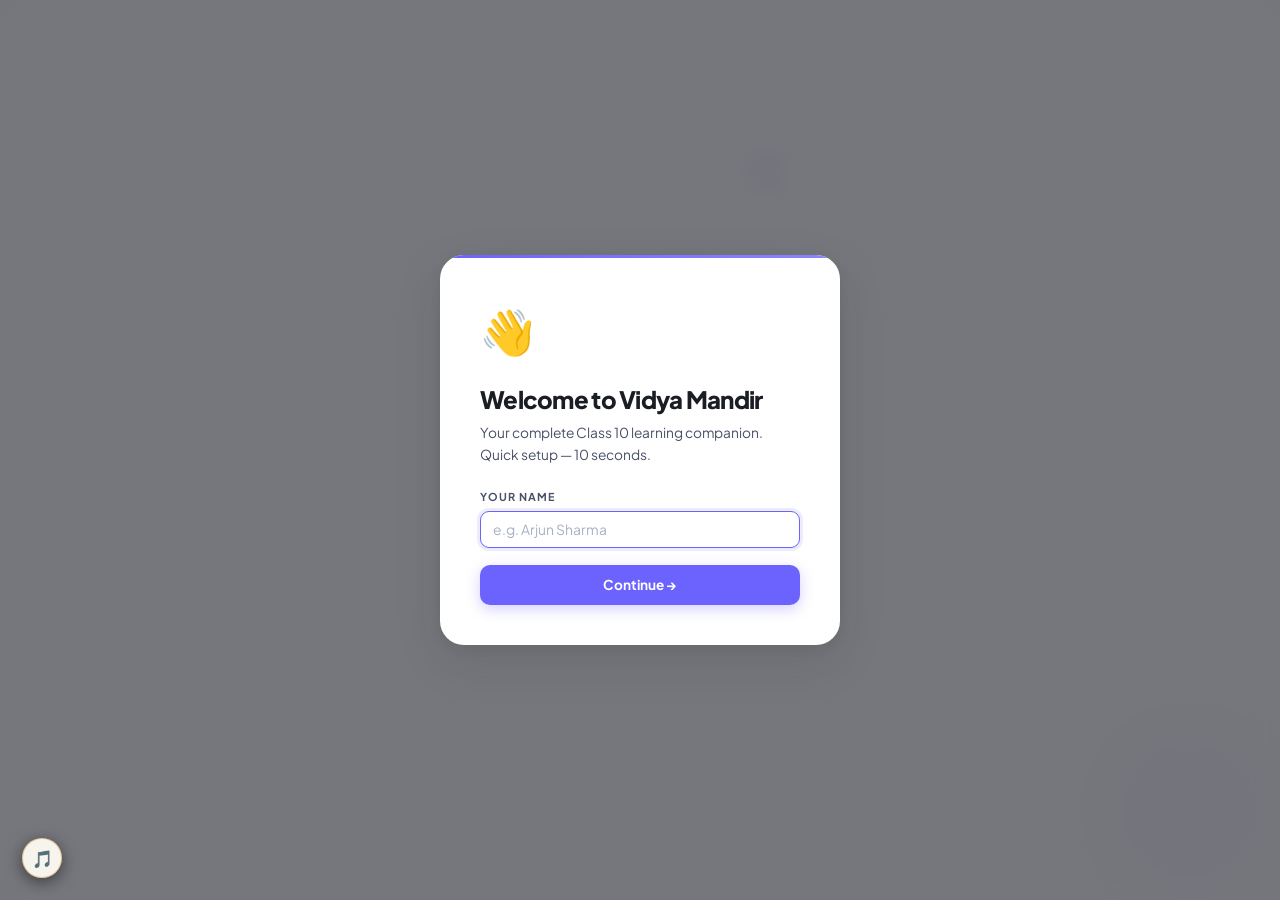
<file: subject.html>
<!DOCTYPE html>
<html lang="en">
<head>
<meta charset="UTF-8"><meta name="viewport" content="width=device-width,initial-scale=1">
<title>Subject — Vidya Mandir</title>
<link rel="stylesheet" href="css/style.css">
<style>
.subj-hero{background:linear-gradient(135deg,rgba(var(--br),.16) 0%,rgba(var(--br),.04) 100%);border:1px solid var(--bdr2);border-radius:var(--rl);padding:24px 26px;margin-bottom:22px;position:relative;overflow:hidden}
.subj-hero::before{content:'';position:absolute;top:0;left:0;right:0;height:3px;background:var(--sh-g,linear-gradient(90deg,var(--b),var(--a)))}
.topic-filter{display:flex;gap:6px;flex-wrap:wrap;margin-bottom:16px}
.tf-btn{padding:5px 14px;border-radius:99px;font-size:.78rem;font-weight:700;border:1px solid var(--bdr);background:transparent;color:var(--t3);cursor:pointer;transition:all .15s}
.tf-btn:hover{border-color:var(--bdr2);color:var(--t1)}
.tf-btn.on{background:rgba(var(--br),.14);color:var(--bl);border-color:rgba(var(--br),.3)}
</style>
</head>
<body>
<div id="nb"></div>
<div class="page-layout">
  <div id="sb"></div>
  <main class="main-area" id="mainArea">
    <div style="display:flex;align-items:center;justify-content:center;height:200px"><div class="spinner"></div></div>
  </main>
</div>
<div class="page-watermark"></div>
<script src="js/app.js"></script>
<script src="js/security.js"></script>
<script src="js/theme_todo.js"></script>

<script>
let _activeFilter='all';

document.addEventListener('DOMContentLoaded',async()=>{
  const sid=App.getParam('id');
  if(!sid){location.href='dashboard.html';return;}
  await App.loadData();
  const subj=App.getSubject(sid);
  if(!subj){location.href='dashboard.html';return;}
  document.title=`${subj.name} — Vidya Mandir`;
  App.initPage(sid);

  const p=App.getProgress();
  const sp=p[sid]||{};
  const done=sp.done||[];
  const pct=App.getSubjPct(sid,subj);
  const admData=App._parseLS('vm_admin_data',{pdfs:[],ncertTopics:[],teachers:[]});
  const admPDFs=(admData.pdfs||[]).filter(pdf=>pdf.subject===sid&&!pdf.chapter);
  const admTopics=(admData.ncertTopics||[]).filter(t=>t.subject===sid&&!t.chapter);

  document.getElementById('mainArea').innerHTML=`
    <div class="page-head au">
      <div class="breadcrumb"><a href="dashboard.html">Dashboard</a><span class="sep">›</span><span>${VidyaSec.sanitize(subj.name)}</span></div>
    </div>

    <div class="subj-hero au" style="--sh-g:${subj.gradient}">
      <div style="display:flex;align-items:center;gap:20px;flex-wrap:wrap">
        <div style="font-size:52px;filter:drop-shadow(0 4px 12px rgba(var(--br),.4))">${subj.icon}</div>
        <div style="flex:1;min-width:0">
          <div style="font-family:var(--fd);font-size:1.8rem;font-weight:700;line-height:1.1">${VidyaSec.sanitize(subj.name)}</div>
          <div style="font-family:var(--fd);font-style:italic;font-size:.95rem;color:var(--b);opacity:.8;margin-bottom:6px">${VidyaSec.sanitize(subj.nameHi)}</div>
          <div style="font-size:.85rem;color:var(--t2);margin-bottom:12px">${VidyaSec.sanitize(subj.description)}</div>
          <div style="display:flex;gap:10px;flex-wrap:wrap;font-size:.73rem;color:var(--t3);margin-bottom:12px">
            <span>📄 ${subj.chapters.length} chapters</span>
            <span>✅ ${done.length} done</span>
            <span>📊 ${pct}%</span>
          </div>
          <div class="pbar pbar-lg" style="max-width:320px"><div class="pfill" style="width:${pct}%"></div></div>
        </div>
      </div>
    </div>

    ${admPDFs.length?`
    <div style="margin-bottom:18px" class="au-1">
      <div style="font-family:var(--fd);font-size:.98rem;color:var(--bl);margin-bottom:10px">📁 Resources</div>
      <div class="gcard"><div class="card-top-rule"></div><div class="card-pad">
        ${admPDFs.map(pdf=>`<div class="pdf-row" onclick="window.open('${pdf.url}','_blank')">
          <span style="font-size:20px">📄</span>
          <span style="flex:1;font-size:.84rem;font-weight:600">${VidyaSec.sanitize(pdf.name)}</span>
          <span class="chip chip-tl">${VidyaSec.sanitize(pdf.type||'Notes')}</span>
        </div>`).join('')}
      </div></div>
    </div>`:''}

    ${admTopics.length?`
    <div style="margin-bottom:18px" class="au-1">
      <div style="font-family:var(--fd);font-size:.98rem;color:var(--bl);margin-bottom:10px">⭐ Important Topics</div>
      <div class="topics-card"><div class="card-top-rule"></div>
        ${admTopics.map((t,i)=>`<div class="topic-row">
          <div class="topic-n">${i+1}</div>
          <div class="topic-text">${VidyaSec.sanitize(t.text)}${t.important?' <span style="color:var(--b)">★</span>':''}</div>
          ${t.marks?`<div class="topic-marks">${VidyaSec.sanitize(t.marks)}M</div>`:''}
        </div>`).join('')}
      </div>
    </div>`:''}

    <div class="au-2">
      <div style="display:flex;align-items:center;justify-content:space-between;margin-bottom:11px;flex-wrap:wrap;gap:8px">
        <div style="font-family:var(--fd);font-size:1.1rem;color:var(--bl)">अध्याय &middot; Chapters</div>
        <span style="font-size:.74rem;color:var(--t3)">${subj.chapters.length} in syllabus</span>
      </div>
      <div class="topic-filter">
        <button class="tf-btn on" data-f="all" onclick="filterCh('all',this)">All</button>
        <button class="tf-btn" data-f="pending" onclick="filterCh('pending',this)">Pending</button>
        <button class="tf-btn" data-f="done" onclick="filterCh('done',this)">Completed</button>
      </div>
      <div class="ch-list" id="chList"></div>
    </div>`;

  renderCh(subj, sid, done, sp, admData);
});

function filterCh(f, btn) {
  _activeFilter=f;
  document.querySelectorAll('.tf-btn').forEach(b=>b.classList.toggle('on',b.dataset.f===f));
  const sid=App.getParam('id');
  const subj=App.getSubject(sid);
  const sp=App.getProgress()[sid]||{};
  renderCh(subj, sid, sp.done||[], sp, App._parseLS('vm_admin_data',{pdfs:[],ncertTopics:[]}));
}

function renderCh(subj, sid, done, sp, admData) {
  let chs=subj.chapters;
  if(_activeFilter==='done')    chs=chs.filter(c=>done.includes(c.id));
  if(_activeFilter==='pending') chs=chs.filter(c=>!done.includes(c.id));

  const el=document.getElementById('chList');
  if(!el) return;
  if(!chs.length){el.innerHTML=`<div style="text-align:center;padding:28px;color:var(--t3);font-size:.86rem">No chapters match this filter</div>`;return;}

  el.innerHTML=chs.map((ch,i)=>{
    const isDone=done.includes(ch.id);
    const score=sp.scores?.[ch.id];
    const origIdx=subj.chapters.indexOf(ch);
    const chPDFs=(admData.pdfs||[]).filter(p=>p.chapter===ch.id).length;
    const admTop=(admData.ncertTopics||[]).filter(t=>t.chapter===ch.id).length;
    const bm=App.isBookmarked(sid,ch.id);
    return `<a href="chapter.html?subject=${sid}&chapter=${ch.id}" class="ch-row ${isDone?'done':''}" style="animation:fadeUp .35s ${i*40}ms both">
      <div class="ch-num">${isDone?'✓':String(origIdx+1).padStart(2,'0')}</div>
      <div class="ch-info">
        <div class="ch-title">${VidyaSec.sanitize(ch.title)}</div>
        <div class="ch-metas">
          <span>▶ ${ch.lessons.length} lesson${ch.lessons.length!==1?'s':''}</span>
          <span>⏱ ${ch.duration}</span>
          <span>❓ ${ch.quiz.length} Qs</span>
          <span>⭐ ${(ch.ncertTopics?.length||0)+admTop}</span>
          ${chPDFs?`<span style="color:var(--tll)">📁 ${chPDFs}</span>`:''}
          ${bm?`<span style="color:var(--b)">🔖</span>`:''}
          ${score?`<span class="score-badge">🏆 ${score.pct}%</span>`:''}
          ${isDone?`<span style="color:var(--tll)">✅</span>`:''}
        </div>
      </div>
      <div class="ch-arr">›</div>
    </a>`;
  }).join('');
}
</script>
<script src="js/music.js"></script>
</body>
</html>
</file>
<file: css/style.css>
/* ═══════════════════════════════════════════════════════════
   VIDYA MANDIR — Design System v5
   Modern · Minimal · Pro · Light-first
   Colour rule 60:30:10
     60% — White/Off-white neutrals  (#FAFAFA, #F4F6F9, #EEF0F5)
     30% — Deep Charcoal             (#1A1D23, #2C3040, #4A5068)
     10% — Electric Violet accent    (#6C63FF, #8B85FF, #4F46E5)
   Typography: Plus Jakarta Sans
   3D depth via CSS perspective transforms
═══════════════════════════════════════════════════════════ */

@import url('https://fonts.googleapis.com/css2?family=Plus+Jakarta+Sans:wght@300;400;500;600;700;800&family=JetBrains+Mono:wght@400;500&display=swap');

/* ── TOKENS ── */
:root {
  /* 60% Neutral Base */
  --bg:       #FAFAFA;
  --bg-2:     #F4F6F9;
  --bg-3:     #EEF0F5;
  --bg-4:     #E4E8F0;
  --surface:  #FFFFFF;
  --surface-2:#F9FAFC;

  /* 30% Dark Structure */
  --ink:      #1A1D23;
  --ink-2:    #2C3040;
  --ink-3:    #4A5068;
  --ink-4:    #7A829A;
  --ink-5:    #AAB0C4;

  /* 10% Accent (Electric Violet) */
  --accent:   #6C63FF;
  --accent-2: #8B85FF;
  --accent-3: #4F46E5;
  --accent-bg:#EEF0FF;
  --accent-rgb:108,99,255;

  /* Subject colours — contained, not dominant */
  --math-c:  #F59E0B; --math-bg:  #FFFBEB;
  --sci-c:   #10B981; --sci-bg:   #ECFDF5;
  --soc-c:   #F97316; --soc-bg:   #FFF7ED;
  --eng-c:   #3B82F6; --eng-bg:   #EFF6FF;

  /* Semantic */
  --border:  rgba(26,29,35,0.08);
  --border-2:rgba(26,29,35,0.14);
  --shadow-sm: 0 1px 3px rgba(26,29,35,0.06), 0 1px 2px rgba(26,29,35,0.04);
  --shadow:    0 4px 16px rgba(26,29,35,0.08), 0 2px 4px rgba(26,29,35,0.04);
  --shadow-lg: 0 16px 48px rgba(26,29,35,0.12), 0 4px 12px rgba(26,29,35,0.06);
  --shadow-accent: 0 8px 32px rgba(108,99,255,0.25);

  /* Spacing */
  --nav-h:  60px;
  --sb-w:   252px;
  --r:      12px;
  --r-lg:   18px;
  --r-xl:   24px;

  /* Typography */
  --font:   'Plus Jakarta Sans', system-ui, sans-serif;
  --mono:   'JetBrains Mono', monospace;

  /* Motion */
  --ease:   cubic-bezier(0.22, 1, 0.36, 1);
  --spring: cubic-bezier(0.34, 1.56, 0.64, 1);
  --t:      0.22s;

  /* 3D */
  --persp: 800px;
}

/* Dark mode */
[data-mode="dark"] {
  --bg:       #0F1117;
  --bg-2:     #161921;
  --bg-3:     #1E2130;
  --bg-4:     #252A3A;
  --surface:  #1A1D2A;
  --surface-2:#1F2235;
  --ink:      #F0F2F8;
  --ink-2:    #D0D4E4;
  --ink-3:    #8890AA;
  --ink-4:    #5A6078;
  --ink-5:    #3A4058;
  --border:   rgba(240,242,248,0.08);
  --border-2: rgba(240,242,248,0.14);
  --accent-bg:#1A1840;
  --math-bg:#1A1400; --sci-bg:#001A10; --soc-bg:#1A0A00; --eng-bg:#001020;
  --shadow-sm: 0 1px 3px rgba(0,0,0,0.3);
  --shadow:    0 4px 16px rgba(0,0,0,0.35);
  --shadow-lg: 0 16px 48px rgba(0,0,0,0.5);
}

/* ── RESET ── */
*,*::before,*::after { box-sizing:border-box; margin:0; padding:0; }
html { scroll-behavior:smooth; -webkit-text-size-adjust:100%; }
body {
  font-family: var(--font);
  background: var(--bg);
  color: var(--ink);
  min-height: 100vh;
  overflow-x: hidden;
  -webkit-font-smoothing: antialiased;
  -moz-osx-font-smoothing: grayscale;
  line-height: 1.6;
  font-size: 15px;
}
a { text-decoration:none; color:inherit; }
button { cursor:pointer; font-family:var(--font); border:none; background:none; color:inherit; }
input,select,textarea { font-family:var(--font); }
ul { list-style:none; }
img { max-width:100%; display:block; }
::-webkit-scrollbar { width:5px; height:5px; }
::-webkit-scrollbar-track { background:transparent; }
::-webkit-scrollbar-thumb { background:var(--accent); border-radius:99px; opacity:.5; }
* { -webkit-tap-highlight-color:transparent; }

/* ── TYPOGRAPHY ── */
.h1 { font-size:2rem;   font-weight:800; line-height:1.1; letter-spacing:-.03em; }
.h2 { font-size:1.4rem; font-weight:700; line-height:1.2; letter-spacing:-.02em; }
.h3 { font-size:1.1rem; font-weight:700; line-height:1.3; }
.h4 { font-size:.9rem;  font-weight:600; line-height:1.4; }
.label { font-size:.68rem; font-weight:700; text-transform:uppercase; letter-spacing:.1em; color:var(--ink-3); }
.mono { font-family:var(--mono); }

/* ── LAYOUT ── */
.page-layout { display:flex; padding-top:var(--nav-h); min-height:100vh; }
.main-area   { flex:1; margin-left:var(--sb-w); padding:28px 28px 48px; min-height:calc(100vh - var(--nav-h)); }
@media(max-width:780px) { :root{--sb-w:0px} .main-area{margin-left:0;padding:18px 16px 80px;} }

/* ── NAVBAR ── */
.topnav {
  position:fixed; top:0; left:0; right:0;
  height:var(--nav-h);
  background:rgba(255,255,255,0.92);
  backdrop-filter:blur(20px) saturate(1.8);
  border-bottom:1px solid var(--border);
  display:flex; align-items:center; padding:0 20px; gap:12px;
  z-index:300;
  box-shadow:var(--shadow-sm);
}
[data-mode="dark"] .topnav { background:rgba(15,17,23,0.93); }

.nav-brand { display:flex; align-items:center; gap:10px; flex-shrink:0; text-decoration:none; }
.nav-gem {
  width:36px; height:36px; border-radius:10px;
  background:linear-gradient(135deg, var(--accent), var(--accent-3));
  display:flex; align-items:center; justify-content:center;
  font-size:16px; color:#fff; font-weight:800; flex-shrink:0;
  box-shadow:var(--shadow-accent);
  position:relative; overflow:hidden;
}
.nav-gem::after { content:''; position:absolute; inset:0; background:linear-gradient(135deg,rgba(255,255,255,.2),transparent 60%); }
.nav-title { font-size:1rem; font-weight:800; color:var(--ink); display:block; letter-spacing:-.02em; }
.nav-sub   { font-size:.58rem; color:var(--accent); letter-spacing:.1em; text-transform:uppercase; font-weight:700; display:block; }

.nav-search { flex:1; max-width:380px; position:relative; }
.nav-search input {
  width:100%; height:36px;
  background:var(--bg-2); border:1.5px solid var(--border);
  border-radius:99px; padding:0 14px 0 36px;
  color:var(--ink); font-size:.84rem; outline:none;
  transition:all var(--t) var(--ease);
}
.nav-search input:focus { border-color:var(--accent); background:var(--surface); box-shadow:0 0 0 3px rgba(var(--accent-rgb),.12); }
.nav-search input::placeholder { color:var(--ink-4); font-size:.82rem; }
.nav-sico { position:absolute; left:11px; top:50%; transform:translateY(-50%); color:var(--ink-4); font-size:14px; pointer-events:none; }

.search-drop {
  position:absolute; top:calc(100% + 8px); left:0; right:0;
  background:var(--surface); border:1.5px solid var(--border-2);
  border-radius:var(--r-lg); box-shadow:var(--shadow-lg);
  overflow:hidden; display:none; z-index:999;
  max-height:340px; overflow-y:auto;
}
.search-drop.open { display:block; animation:dropIn .18s var(--ease); }
@keyframes dropIn { from{opacity:0;transform:translateY(-6px)} to{opacity:1;transform:translateY(0)} }
.sd-row { display:flex; align-items:center; gap:10px; padding:10px 14px; cursor:pointer; transition:background .12s; border-bottom:1px solid var(--border); text-decoration:none; color:inherit; }
.sd-row:last-child { border-bottom:none; }
.sd-row:hover { background:var(--accent-bg); }
.sd-ico { width:30px; height:30px; border-radius:8px; background:var(--bg-2); display:flex; align-items:center; justify-content:center; font-size:14px; flex-shrink:0; }
.sd-title { font-size:.85rem; font-weight:600; color:var(--ink); }
.sd-sub   { font-size:.71rem; color:var(--ink-3); }

.nav-right { display:flex; align-items:center; gap:6px; margin-left:auto; }
.nav-ic {
  width:36px; height:36px; border-radius:10px; min-width:36px; min-height:36px;
  display:flex; align-items:center; justify-content:center;
  background:transparent; border:1.5px solid var(--border);
  color:var(--ink-3); font-size:14px; transition:all var(--t); cursor:pointer; position:relative;
}
.nav-ic:hover { background:var(--accent-bg); border-color:var(--accent); color:var(--accent); transform:scale(1.05); }
.nav-ic.lit  { background:var(--accent-bg); border-color:var(--accent); color:var(--accent); }
.notif-pip { position:absolute; top:7px; right:7px; width:6px; height:6px; border-radius:50%; background:var(--accent); border:1.5px solid var(--bg); display:none; }
.mob-burger { display:none; width:36px; height:36px; min-width:36px; min-height:36px; border-radius:10px; background:transparent; border:1.5px solid var(--border); align-items:center; justify-content:center; color:var(--ink-2); font-size:18px; cursor:pointer; }

.user-pill {
  display:flex; align-items:center; gap:8px; padding:4px 12px 4px 4px;
  background:var(--bg-2); border:1.5px solid var(--border); border-radius:99px;
  cursor:pointer; transition:all var(--t);
}
.user-pill:hover { border-color:var(--accent); background:var(--accent-bg); }
.user-av {
  width:28px; height:28px; border-radius:50%;
  background:linear-gradient(135deg, var(--accent), var(--accent-3));
  display:flex; align-items:center; justify-content:center;
  font-weight:800; font-size:.7rem; color:#fff; flex-shrink:0;
  font-family:var(--font);
}
.user-nm { font-size:.78rem; font-weight:700; color:var(--ink); }

/* ── SIDEBAR ── */
.sidebar {
  width:var(--sb-w); position:fixed; top:var(--nav-h); left:0; bottom:0;
  background:var(--surface); border-right:1px solid var(--border);
  overflow-y:auto; padding:16px 12px 24px;
  display:flex; flex-direction:column; gap:2px;
  transition:transform .3s var(--ease); z-index:200;
}
.sb-lbl { font-size:.62rem; font-weight:700; text-transform:uppercase; letter-spacing:.12em; color:var(--ink-4); padding:10px 10px 4px; margin-top:6px; }
.sb-link {
  display:flex; align-items:center; gap:10px; padding:10px 12px;
  border-radius:var(--r); color:var(--ink-3); font-size:.85rem; font-weight:600;
  transition:all var(--t); cursor:pointer; text-decoration:none; min-height:44px;
  position:relative;
}
.sb-link:hover  { background:var(--bg-2); color:var(--ink); }
.sb-link.on     { background:var(--accent-bg); color:var(--accent); }
.sb-link.on::before { content:''; position:absolute; left:0; top:8px; bottom:8px; width:3px; border-radius:0 3px 3px 0; background:var(--accent); }
.sb-icon { width:28px; height:28px; border-radius:8px; display:flex; align-items:center; justify-content:center; font-size:14px; background:var(--bg-2); flex-shrink:0; }
.sb-link.on .sb-icon { background:rgba(var(--accent-rgb),.15); }
.sb-badge { margin-left:auto; font-size:.63rem; font-weight:800; padding:2px 7px; border-radius:99px; background:var(--accent); color:#fff; }
.sb-div { height:1px; background:var(--border); margin:8px 0; }

/* ── PAGE CHROME ── */
.page-head { margin-bottom:24px; }
.breadcrumb { display:flex; align-items:center; gap:5px; font-size:.73rem; color:var(--ink-4); margin-bottom:8px; flex-wrap:wrap; }
.breadcrumb a { color:var(--ink-4); transition:color var(--t); }
.breadcrumb a:hover { color:var(--accent); }
.breadcrumb .sep { opacity:.4; }

/* ── 3D CARD SYSTEM ── */
.card-3d {
  background:var(--surface);
  border:1.5px solid var(--border);
  border-radius:var(--r-lg);
  box-shadow:var(--shadow);
  transition:transform var(--t) var(--ease), box-shadow var(--t) var(--ease), border-color var(--t);
  transform-style:preserve-3d;
  perspective:var(--persp);
  position:relative; overflow:hidden;
}
.card-3d:hover {
  box-shadow:var(--shadow-lg);
  border-color:var(--border-2);
  transform:translateY(-4px) rotateX(1.5deg);
}
.card-3d::after {
  content:''; position:absolute; inset:0; border-radius:inherit;
  background:linear-gradient(135deg, rgba(255,255,255,.06) 0%, transparent 60%);
  pointer-events:none;
}
/* Shimmer top edge */
.card-3d::before {
  content:''; position:absolute; top:0; left:0; right:0; height:1px;
  background:linear-gradient(90deg, transparent, rgba(255,255,255,.4), transparent);
  opacity:0; transition:opacity var(--t);
}
.card-3d:hover::before { opacity:1; }

/* Card sub-components */
.card-body  { padding:20px; }
.card-head  { padding:14px 18px; border-bottom:1px solid var(--border); display:flex; align-items:center; justify-content:space-between; }
.card-head h3 { font-size:.92rem; font-weight:700; color:var(--ink); display:flex; align-items:center; gap:7px; }
.card-accent-bar { position:absolute; top:0; left:0; right:0; height:3px; background:var(--c-bar,linear-gradient(90deg,var(--accent),var(--accent-2))); border-radius:var(--r-lg) var(--r-lg) 0 0; }

/* ── STATS STRIP ── */
.stats-strip { display:grid; grid-template-columns:repeat(4,1fr); gap:12px; margin-bottom:24px; }
.stat-card {
  background:var(--surface); border:1.5px solid var(--border); border-radius:var(--r-lg);
  padding:16px 18px; display:flex; align-items:center; gap:12px;
  transition:all var(--t) var(--ease); cursor:default;
  transform-style:preserve-3d;
}
.stat-card:hover { transform:translateY(-3px) rotateX(2deg); box-shadow:var(--shadow-lg); border-color:var(--accent); }
.stat-ico { width:42px; height:42px; border-radius:12px; display:flex; align-items:center; justify-content:center; font-size:18px; flex-shrink:0; background:var(--accent-bg); }
.stat-num { font-size:1.7rem; font-weight:800; line-height:1; color:var(--accent); letter-spacing:-.03em; }
.stat-lbl { font-size:.67rem; color:var(--ink-3); margin-top:2px; font-weight:700; text-transform:uppercase; letter-spacing:.07em; }

/* ── PROGRESS BAR ── */
.pbar { height:6px; background:var(--bg-3); border-radius:99px; overflow:hidden; }
.pfill { height:100%; border-radius:99px; background:linear-gradient(90deg, var(--accent), var(--accent-2)); transition:width .9s var(--ease); }
.pbar-sm { height:3px; }
.pbar-lg { height:8px; }

/* ── SUBJECT CARDS ── */
.subjects-grid { display:grid; grid-template-columns:repeat(auto-fill,minmax(260px,1fr)); gap:16px; }
.subj-card {
  background:var(--surface); border:1.5px solid var(--border); border-radius:var(--r-xl);
  padding:22px; cursor:pointer; text-decoration:none; color:inherit;
  display:block; position:relative; overflow:hidden;
  transition:all var(--t) var(--ease);
  transform-style:preserve-3d; perspective:var(--persp);
}
.subj-card:hover { transform:translateY(-6px) rotateX(2deg); box-shadow:var(--shadow-lg); border-color:var(--sc-c,var(--accent)); }
.subj-card::before { content:''; position:absolute; top:0; left:0; right:0; height:3px; background:var(--sc-c,var(--accent)); border-radius:var(--r-xl) var(--r-xl) 0 0; }
.sc-blob { position:absolute; top:-30px; right:-30px; width:120px; height:120px; border-radius:50%; background:var(--sc-bg,var(--accent-bg)); transition:transform .5s var(--ease); pointer-events:none; opacity:.5; }
.subj-card:hover .sc-blob { transform:scale(1.6); }
.subj-card:hover .sc-arrow { background:var(--sc-c,var(--accent)); color:#fff; transform:rotate(-40deg) scale(1.1); }
.sc-top { display:flex; align-items:flex-start; justify-content:space-between; margin-bottom:14px; }
.sc-em { width:48px; height:48px; border-radius:14px; display:flex; align-items:center; justify-content:center; font-size:22px; background:var(--sc-bg,var(--accent-bg)); flex-shrink:0; }
.sc-arrow { width:26px; height:26px; border-radius:8px; display:flex; align-items:center; justify-content:center; background:var(--bg-2); color:var(--ink-3); font-size:13px; transition:all .22s var(--spring); flex-shrink:0; }
.sc-name { font-size:1.05rem; font-weight:800; color:var(--ink); line-height:1.2; margin-bottom:4px; }
.sc-hint { font-size:.78rem; color:var(--ink-3); line-height:1.5; }
.sc-meta { display:flex; gap:10px; margin:11px 0; flex-wrap:wrap; }
.sc-mi   { font-size:.71rem; color:var(--ink-4); display:flex; align-items:center; gap:3px; }
.sc-foot { margin-top:12px; padding-top:12px; border-top:1px solid var(--border); display:flex; align-items:center; justify-content:space-between; }
.sc-pill { padding:5px 14px; border-radius:99px; font-size:.71rem; font-weight:700; background:var(--sc-c,var(--accent)); color:#fff; transition:filter var(--t); }
.subj-card:hover .sc-pill { filter:brightness(1.1); }

/* ── CHAPTER ROWS ── */
.ch-list { display:flex; flex-direction:column; gap:8px; }
.ch-row {
  display:flex; align-items:center; gap:12px; padding:14px 18px;
  background:var(--surface); border:1.5px solid var(--border); border-radius:var(--r);
  cursor:pointer; text-decoration:none; color:inherit; min-height:56px;
  transition:all var(--t) var(--ease); position:relative; overflow:hidden;
}
.ch-row::before { content:''; position:absolute; left:0; top:0; bottom:0; width:3px; background:transparent; transition:background var(--t); }
.ch-row:hover { border-color:var(--accent); box-shadow:var(--shadow); transform:translateX(4px); }
.ch-row:hover::before { background:var(--accent); }
.ch-row.done::before { background:var(--sci-c); }
.ch-num { width:36px; height:36px; border-radius:9px; background:var(--bg-2); border:1.5px solid var(--border); display:flex; align-items:center; justify-content:center; font-family:var(--mono); font-size:.78rem; font-weight:500; color:var(--ink-3); flex-shrink:0; transition:all var(--t); }
.ch-row:hover .ch-num { background:var(--accent); color:#fff; border-color:var(--accent); }
.ch-row.done .ch-num  { background:var(--sci-bg); color:var(--sci-c); border-color:var(--sci-c); }
.ch-info { flex:1; min-width:0; }
.ch-title  { font-size:.9rem; font-weight:700; color:var(--ink); margin-bottom:3px; }
.ch-metas  { display:flex; gap:8px; font-size:.7rem; color:var(--ink-4); flex-wrap:wrap; align-items:center; }
.ch-arrow  { color:var(--ink-5); font-size:12px; transition:all var(--t); flex-shrink:0; }
.ch-row:hover .ch-arrow { transform:translateX(3px); color:var(--accent); }

/* ── CHAPTER PAGE GRID ── */
.ch-grid { display:grid; grid-template-columns:1fr 280px; gap:18px; }
@media(max-width:900px) { .ch-grid { grid-template-columns:1fr; } }
.sec-head { padding:13px 17px; border-bottom:1px solid var(--border); display:flex; align-items:center; justify-content:space-between; }
.sec-head h3 { font-size:.9rem; font-weight:700; color:var(--ink); display:flex; align-items:center; gap:7px; }

/* Video */
.vid-wrap  { background:var(--surface); border:1.5px solid var(--border); border-radius:var(--r-lg); overflow:hidden; margin-bottom:14px; box-shadow:var(--shadow); }
.vid-embed { position:relative; width:100%; padding-bottom:56.25%; background:#000; overflow:hidden; }
.vid-embed iframe { position:absolute; top:0; left:0; width:100%; height:100%; border:none; }
.vid-meta  { padding:13px 17px; border-top:1px solid var(--border); display:flex; align-items:center; gap:10px; flex-wrap:wrap; }
.vid-meta h3 { font-size:.9rem; font-weight:700; flex:1; }

/* Lesson list */
.lesson-card { background:var(--surface); border:1.5px solid var(--border); border-radius:var(--r); overflow:hidden; margin-bottom:14px; }
.lesson-row { display:flex; align-items:center; gap:10px; padding:11px 16px; cursor:pointer; border-bottom:1px solid var(--border); transition:background var(--t); min-height:48px; }
.lesson-row:last-child { border-bottom:none; }
.lesson-row:hover  { background:var(--accent-bg); }
.lesson-row.active { background:var(--accent-bg); border-left:3px solid var(--accent); }
.lesson-n { width:28px; height:28px; border-radius:7px; background:var(--bg-2); display:flex; align-items:center; justify-content:center; font-size:.72rem; font-weight:700; color:var(--ink-3); flex-shrink:0; transition:all var(--t); }
.lesson-row.active .lesson-n { background:var(--accent); color:#fff; }
.lesson-title { font-size:.84rem; font-weight:600; color:var(--ink-2); flex:1; }
.lesson-dur   { font-size:.7rem; color:var(--ink-4); }

/* Notes */
.notes-card { background:var(--surface); border:1.5px solid var(--border); border-radius:var(--r); overflow:hidden; margin-bottom:14px; }
.notes-body { padding:18px; max-height:500px; overflow-y:auto; font-size:.87rem; line-height:1.8; color:var(--ink-2); }
.n-intro   { background:var(--accent-bg); border-radius:9px; padding:12px; border-left:3px solid var(--accent); margin-bottom:12px; font-style:italic; color:var(--ink-2); }
.n-head    { font-size:1rem; font-weight:700; color:var(--ink); margin:15px 0 7px; display:flex; align-items:center; gap:7px; }
.n-head::before { content:''; width:4px; height:16px; background:var(--accent); border-radius:2px; display:inline-block; flex-shrink:0; }
.n-text    { margin-bottom:9px; white-space:pre-line; color:var(--ink-2); }
.n-kp      { display:flex; align-items:flex-start; gap:8px; background:var(--bg-2); border-radius:9px; padding:10px 12px; margin-bottom:8px; border-left:3px solid var(--math-c); }
.n-kp::before { content:'★'; color:var(--math-c); flex-shrink:0; font-size:11px; margin-top:3px; }
.n-formula { font-family:var(--mono); background:var(--bg-3); border-radius:8px; padding:10px 14px; margin-bottom:9px; color:var(--accent); font-size:.84rem; white-space:pre-wrap; border-left:3px solid var(--accent); }
.n-example { background:var(--bg-2); border-radius:10px; padding:13px; margin-bottom:9px; }
.n-q { font-weight:700; margin-bottom:6px; font-size:.83rem; }
.n-a { color:var(--sci-c); font-family:var(--mono); font-size:.81rem; background:var(--sci-bg); padding:7px 10px; border-radius:6px; white-space:pre-wrap; }

/* NCERT topics */
.topics-card { background:var(--surface); border:1.5px solid var(--border); border-radius:var(--r); overflow:hidden; margin-bottom:14px; }
.topic-row   { display:flex; align-items:flex-start; gap:10px; padding:11px 17px; border-bottom:1px solid var(--border); }
.topic-row:last-child { border-bottom:none; }
.topic-n     { width:22px; height:22px; border-radius:6px; background:var(--accent-bg); color:var(--accent); display:flex; align-items:center; justify-content:center; font-size:.68rem; font-weight:800; flex-shrink:0; margin-top:1px; }
.topic-text  { flex:1; font-size:.84rem; color:var(--ink-2); line-height:1.5; }
.topic-marks { font-size:.69rem; font-weight:800; color:var(--accent); padding:2px 8px; background:var(--accent-bg); border-radius:99px; flex-shrink:0; }

/* PDF */
.pdf-card    { background:var(--surface); border:1.5px solid var(--border); border-radius:var(--r); overflow:hidden; margin-bottom:14px; }
.pdf-row     { display:flex; align-items:center; gap:9px; padding:10px 16px; cursor:pointer; transition:background var(--t); border-bottom:1px solid var(--border); min-height:48px; }
.pdf-row:last-child { border-bottom:none; }
.pdf-row:hover { background:var(--accent-bg); }

/* ── QUIZ ── */
.quiz-card { background:var(--surface); border:1.5px solid var(--border); border-radius:var(--r); overflow:hidden; margin-bottom:14px; }
.quiz-body  { padding:18px; }
.qpbar      { height:4px; background:var(--bg-3); border-radius:99px; overflow:hidden; margin-bottom:16px; }
.qpfill     { height:100%; background:linear-gradient(90deg,var(--accent),var(--accent-2)); border-radius:99px; transition:width .5s var(--ease); }
.q-label    { font-size:.69rem; font-weight:700; color:var(--ink-3); text-transform:uppercase; letter-spacing:.07em; margin-bottom:6px; display:block; }
.q-text     { font-size:.95rem; font-weight:700; color:var(--ink); margin-bottom:14px; line-height:1.5; }
.q-opts     { display:grid; gap:7px; }
.q-opt      { display:flex; align-items:center; gap:10px; padding:12px 14px; background:var(--bg-2); border:1.5px solid var(--border); border-radius:10px; cursor:pointer; font-size:.86rem; color:var(--ink-2); transition:all var(--t); text-align:left; min-height:48px; }
.q-lbl      { width:26px; height:26px; border-radius:7px; border:1.5px solid var(--border-2); display:flex; align-items:center; justify-content:center; font-size:.71rem; font-weight:700; color:var(--ink-3); flex-shrink:0; font-family:var(--mono); transition:all var(--t); }
.q-opt:hover  { border-color:var(--accent); background:var(--accent-bg); color:var(--ink); }
.q-opt:hover .q-lbl { border-color:var(--accent); color:var(--accent); }
.q-opt.sel  { border-color:var(--accent); background:var(--accent-bg); color:var(--ink); }
.q-opt.sel .q-lbl { background:var(--accent); border-color:var(--accent); color:#fff; }
.q-opt.ok   { border-color:var(--sci-c); background:var(--sci-bg); }
.q-opt.ok .q-lbl { background:var(--sci-c); border-color:var(--sci-c); color:#fff; }
.q-opt.ng   { border-color:#EF4444; background:#FFF1F1; }
.q-opt.ng .q-lbl { background:#EF4444; border-color:#EF4444; color:#fff; }
.q-fb { margin-top:9px; padding:9px 13px; border-radius:9px; font-size:.83rem; display:none; }
.q-fb.show { display:block; }
.q-fb.ok   { background:var(--sci-bg); color:var(--sci-c); border-left:3px solid var(--sci-c); }
.q-fb.ng   { background:#FFF1F1; color:#EF4444; border-left:3px solid #EF4444; }
.q-acts    { display:flex; gap:8px; margin-top:14px; flex-wrap:wrap; }
.quiz-result { text-align:center; padding:24px 18px; }
.qr-em     { font-size:56px; margin-bottom:10px; display:block; animation:bounceIn .5s var(--spring); }
@keyframes bounceIn { from{transform:scale(0)} to{transform:scale(1)} }
.qr-score  { font-size:3rem; font-weight:800; color:var(--accent); letter-spacing:-.04em; line-height:1; }
.qr-sub    { font-size:.85rem; color:var(--ink-3); margin:6px 0 18px; }

/* Side cards */
.side-card { background:var(--surface); border:1.5px solid var(--border); border-radius:var(--r); overflow:hidden; margin-bottom:12px; }
.teacher-row { display:flex; align-items:center; gap:9px; padding:9px 14px; }
.teacher-av  { width:32px; height:32px; border-radius:9px; display:flex; align-items:center; justify-content:center; font-weight:800; font-size:.8rem; flex-shrink:0; }
.ch-nav-link { display:flex; align-items:center; gap:7px; padding:9px 11px; font-size:.78rem; color:var(--ink-3); text-decoration:none; border-radius:7px; margin:2px 8px; transition:all var(--t); font-weight:600; min-height:40px; }
.ch-nav-link:hover  { background:var(--bg-2); color:var(--ink); }
.ch-nav-link.active { background:var(--accent-bg); color:var(--accent); }
.ch-nav-n    { width:20px; height:20px; border-radius:5px; background:var(--bg-2); display:flex; align-items:center; justify-content:center; font-size:.65rem; font-weight:700; color:var(--ink-4); flex-shrink:0; }
.ch-nav-link.done-ch .ch-nav-n { background:var(--sci-bg); color:var(--sci-c); }

/* ── BUTTONS ── */
.btn { display:inline-flex; align-items:center; justify-content:center; gap:7px; padding:9px 18px; border-radius:10px; font-size:.85rem; font-weight:700; transition:all var(--t) var(--ease); cursor:pointer; border:none; white-space:nowrap; font-family:var(--font); min-height:40px; }
.btn-b  { background:var(--accent); color:#fff; box-shadow:0 4px 14px rgba(var(--accent-rgb),.3); }
.btn-b:hover { background:var(--accent-3); transform:translateY(-2px); box-shadow:0 6px 20px rgba(var(--accent-rgb),.4); }
.btn-gh { background:transparent; color:var(--ink-2); border:1.5px solid var(--border-2); }
.btn-gh:hover { background:var(--bg-2); border-color:var(--accent); color:var(--accent); }
.btn-tl { background:var(--sci-bg); color:var(--sci-c); border:1.5px solid var(--sci-c); }
.btn-tl:hover { background:var(--sci-c); color:#fff; }
.btn-ac { background:var(--accent-bg); color:var(--accent); border:1.5px solid var(--accent); }
.btn-ac:hover { background:var(--accent); color:#fff; }
.btn-dn { background:#FFF1F1; color:#EF4444; border:1.5px solid #EF4444; }
.btn-dn:hover { background:#EF4444; color:#fff; }
.btn-sm { padding:6px 13px; font-size:.78rem; border-radius:8px; min-height:36px; }
.btn-lg { padding:13px 28px; font-size:.95rem; border-radius:13px; min-height:48px; }
.btn:disabled { opacity:.35; pointer-events:none; }

/* ── CHIPS ── */
.chip { display:inline-flex; align-items:center; gap:4px; padding:3px 9px; border-radius:99px; font-size:.69rem; font-weight:700; }
.chip-b  { background:var(--accent-bg); color:var(--accent); }
.chip-a  { background:#FFF1F1; color:#EF4444; }
.chip-tl { background:var(--sci-bg); color:var(--sci-c); }
.chip-nc { background:var(--math-bg); color:var(--math-c); }
.chip-or { background:var(--soc-bg); color:var(--soc-c); }

/* ── FORMS ── */
.fg { margin-bottom:13px; }
.fg label { display:block; font-size:.68rem; font-weight:700; color:var(--ink-3); text-transform:uppercase; letter-spacing:.09em; margin-bottom:5px; }
.fc { width:100%; padding:9px 12px; background:var(--bg-2); border:1.5px solid var(--border); border-radius:9px; color:var(--ink); font-size:.87rem; outline:none; transition:all var(--t) var(--ease); font-family:var(--font); }
.fc:focus { border-color:var(--accent); background:var(--surface); box-shadow:0 0 0 3px rgba(var(--accent-rgb),.12); }
.fc::placeholder { color:var(--ink-5); }
.fc option { background:var(--surface); color:var(--ink); }
.fc-ta { resize:vertical; min-height:80px; line-height:1.6; }
.fg2 { display:grid; grid-template-columns:1fr 1fr; gap:11px; }
.fg3 { display:grid; grid-template-columns:1fr 1fr 1fr; gap:11px; }

/* ── TODO ── */
.todo-add-row { display:flex; gap:7px; margin-bottom:13px; }
.todo-inp { flex:1; padding:9px 13px; background:var(--bg-2); border:1.5px solid var(--border); border-radius:10px; color:var(--ink); font-size:.85rem; outline:none; transition:all var(--t); font-family:var(--font); min-height:40px; }
.todo-inp:focus { border-color:var(--accent); background:var(--surface); box-shadow:0 0 0 3px rgba(var(--accent-rgb),.1); }
.todo-inp::placeholder { color:var(--ink-5); }
.filter-tabs { display:flex; gap:3px; background:var(--bg-2); border-radius:10px; padding:3px; margin-bottom:12px; width:fit-content; }
.ftab { padding:6px 13px; border-radius:8px; font-size:.78rem; font-weight:700; color:var(--ink-3); cursor:pointer; transition:all var(--t); min-height:34px; }
.ftab.active { background:var(--surface); color:var(--accent); box-shadow:var(--shadow-sm); }
.todo-items  { display:flex; flex-direction:column; gap:6px; }
.todo-item   { display:flex; align-items:center; gap:10px; padding:11px 14px; background:var(--surface); border:1.5px solid var(--border); border-radius:10px; transition:all var(--t); animation:slideIn .2s var(--ease); min-height:48px; }
@keyframes slideIn { from{opacity:0;transform:translateY(6px)} to{opacity:1;transform:translateY(0)} }
.todo-item:hover { border-color:var(--accent); box-shadow:var(--shadow-sm); }
.todo-item.done-item { opacity:.45; }
.todo-cb { width:20px; height:20px; border-radius:6px; border:1.5px solid var(--border-2); display:flex; align-items:center; justify-content:center; cursor:pointer; flex-shrink:0; transition:all var(--t); color:transparent; font-size:11px; min-width:20px; }
.todo-cb.checked { background:var(--accent); border-color:var(--accent); color:#fff; }
.todo-txt { flex:1; font-size:.85rem; color:var(--ink-2); min-width:0; }
.todo-item.done-item .todo-txt { text-decoration:line-through; color:var(--ink-4); }
.todo-del { width:26px; height:26px; border-radius:6px; display:flex; align-items:center; justify-content:center; color:var(--ink-5); font-size:13px; opacity:0; transition:all var(--t); cursor:pointer; flex-shrink:0; }
.todo-item:hover .todo-del { opacity:1; }
.todo-del:hover { background:#FFF1F1; color:#EF4444; }
.due-chip { padding:2px 7px; border-radius:99px; font-size:.65rem; font-weight:700; background:var(--accent-bg); color:var(--accent); }
.due-chip.late { background:#FFF1F1; color:#EF4444; }

/* ── SLIDE PANELS ── */
.slide-panel {
  position:fixed; top:0; right:0; bottom:0; width:310px;
  background:var(--surface); border-left:1px solid var(--border);
  padding:20px; z-index:400; overflow-y:auto;
  transform:translateX(100%); transition:transform .3s var(--ease);
  box-shadow:-8px 0 32px rgba(26,29,35,.08);
}
.slide-panel.open { transform:translateX(0); }
.sp-head { display:flex; align-items:center; justify-content:space-between; margin-bottom:18px; padding-bottom:14px; border-bottom:1px solid var(--border); }
.sp-head h3 { font-size:1rem; font-weight:700; color:var(--ink); }
.sp-lbl { font-size:.64rem; font-weight:700; text-transform:uppercase; letter-spacing:.1em; color:var(--ink-4); display:block; margin-bottom:9px; }
.mode-toggle { display:flex; background:var(--bg-2); border-radius:10px; padding:3px; margin-bottom:14px; }
.mt-btn { flex:1; padding:8px; border-radius:8px; font-size:.8rem; font-weight:700; color:var(--ink-3); text-align:center; cursor:pointer; transition:all var(--t); }
.mt-btn.active { background:var(--surface); color:var(--ink); box-shadow:var(--shadow-sm); }
.upload-drop { border:2px dashed var(--border-2); border-radius:var(--r); padding:20px; text-align:center; cursor:pointer; transition:all var(--t); margin-bottom:12px; }
.upload-drop:hover { border-color:var(--accent); background:var(--accent-bg); }
.swatches-row { display:flex; gap:5px; flex-wrap:wrap; margin-bottom:11px; }
.swatch { width:28px; height:28px; border-radius:7px; border:2px solid var(--border); cursor:pointer; transition:transform var(--t); }
.swatch:hover { transform:scale(1.25); }
.theme-grid { display:grid; grid-template-columns:1fr 1fr; gap:8px; margin-bottom:14px; }
.theme-tile { border-radius:var(--r); overflow:hidden; cursor:pointer; border:2px solid var(--border); transition:all .2s var(--spring); position:relative; }
.theme-tile:hover { transform:scale(1.04); border-color:var(--accent); }
.theme-tile.selected { border-color:var(--accent); box-shadow:0 0 0 3px rgba(var(--accent-rgb),.2); }
.theme-art { width:100%; height:68px; object-fit:cover; display:block; }
.theme-foot { position:absolute; bottom:0; left:0; right:0; padding:5px 8px; background:rgba(0,0,0,.5); display:flex; align-items:center; justify-content:space-between; }
.theme-foot span { font-size:.72rem; font-weight:700; color:#fff; }
.theme-tick { width:16px; height:16px; border-radius:50%; background:var(--accent); display:flex; align-items:center; justify-content:center; font-size:9px; color:#fff; opacity:0; }
.theme-tile.selected .theme-tick { opacity:1; }

/* ── ADMIN ── */
.admin-grid { display:grid; grid-template-columns:220px 1fr; gap:18px; }
.admin-nav  { background:var(--surface); border:1.5px solid var(--border); border-radius:var(--r-lg); padding:10px; height:fit-content; position:sticky; top:calc(var(--nav-h)+28px); }
.al-link    { display:flex; align-items:center; gap:8px; padding:9px 11px; border-radius:9px; font-size:.83rem; font-weight:600; color:var(--ink-3); cursor:pointer; transition:all var(--t); min-height:40px; }
.al-link:hover { background:var(--bg-2); color:var(--ink); }
.al-link.on { background:var(--accent-bg); color:var(--accent); }
.a-panel    { display:none; }
.a-panel.on { display:block; }
.data-tbl   { width:100%; border-collapse:collapse; }
.data-tbl th { text-align:left; font-size:.68rem; font-weight:700; text-transform:uppercase; letter-spacing:.06em; color:var(--ink-4); padding:9px 12px; border-bottom:1px solid var(--border); }
.data-tbl td { padding:10px 12px; font-size:.83rem; border-bottom:1px solid var(--border); color:var(--ink-2); vertical-align:middle; }
.data-tbl tr:last-child td { border-bottom:none; }
.data-tbl tr:hover td { background:var(--accent-bg); }
.upload-zone { border:2px dashed var(--border-2); border-radius:var(--r-lg); padding:22px; text-align:center; cursor:pointer; transition:all var(--t); margin-bottom:12px; }
.upload-zone:hover { border-color:var(--accent); background:var(--accent-bg); }
.admin-sec-title { font-size:1rem; font-weight:700; color:var(--ink); margin-bottom:16px; padding-bottom:10px; border-bottom:1px solid var(--border); display:flex; align-items:center; gap:8px; }

/* ── LOGIN / ONBOARDING ── */
.wall-overlay { position:fixed; inset:0; background:rgba(10,12,20,.55); display:flex; align-items:center; justify-content:center; z-index:500; backdrop-filter:blur(10px); }
.wall-card {
  background:var(--surface); border-radius:var(--r-xl); padding:40px;
  width:400px; max-width:94vw;
  box-shadow:var(--shadow-lg);
  position:relative; overflow:hidden;
  animation:cardUp .4s var(--spring);
}
@keyframes cardUp { from{opacity:0;transform:translateY(24px) scale(.96)} to{opacity:1;transform:translateY(0) scale(1)} }
.wall-card::before { content:''; position:absolute; top:0; left:0; right:0; height:3px; background:linear-gradient(90deg,var(--accent),var(--accent-2)); }
.wall-icon { font-size:44px; margin-bottom:14px; display:block; }
.wall-title { font-size:1.5rem; font-weight:800; color:var(--ink); margin-bottom:4px; letter-spacing:-.03em; }
.wall-sub   { font-size:.86rem; color:var(--ink-3); margin-bottom:22px; line-height:1.6; }
.lb-err     { color:#EF4444; font-size:.8rem; margin-bottom:9px; display:none; }
.lb-err.show { display:block; }
.lock-timer { display:none; margin-top:10px; text-align:center; font-size:.78rem; color:var(--ink-4); }

/* ── AD SLOTS ── */
/* Native card style — blends in, clearly labelled */
.ad-native {
  background:var(--surface); border:1.5px solid var(--border); border-radius:var(--r-lg);
  padding:16px 18px; display:flex; align-items:center; gap:14px;
  position:relative; overflow:hidden; opacity:.9;
}
.ad-native::before { content:'Sponsored'; position:absolute; top:8px; right:10px; font-size:.58rem; font-weight:700; text-transform:uppercase; letter-spacing:.1em; color:var(--ink-5); }
.ad-logo  { width:44px; height:44px; border-radius:10px; background:var(--bg-3); display:flex; align-items:center; justify-content:center; font-size:22px; flex-shrink:0; }
.ad-body  { flex:1; min-width:0; }
.ad-title { font-size:.84rem; font-weight:700; color:var(--ink); margin-bottom:2px; }
.ad-desc  { font-size:.73rem; color:var(--ink-3); }
.ad-cta   { font-size:.73rem; font-weight:700; color:var(--accent); padding:5px 11px; border-radius:7px; background:var(--accent-bg); border:1px solid var(--accent); white-space:nowrap; text-decoration:none; flex-shrink:0; }

/* Banner ad — bottom of chapter only, never mid-lesson */
.ad-banner {
  display:flex; align-items:center; gap:12px;
  background:var(--bg-2); border:1.5px solid var(--border); border-radius:var(--r);
  padding:12px 16px; margin-top:20px; position:relative;
}
.ad-banner::before { content:'Ad'; position:absolute; top:6px; right:8px; font-size:.56rem; font-weight:700; text-transform:uppercase; letter-spacing:.1em; color:var(--ink-5); }
.ad-banner-icon { font-size:28px; flex-shrink:0; }
.ad-banner-text { flex:1; }
.ad-banner-title { font-size:.82rem; font-weight:700; color:var(--ink); }
.ad-banner-sub   { font-size:.71rem; color:var(--ink-3); }
.ad-banner-btn   { font-size:.73rem; font-weight:700; color:#fff; padding:6px 12px; border-radius:7px; background:var(--accent); white-space:nowrap; text-decoration:none; flex-shrink:0; }

/* ── TOAST ── */
.toast { position:fixed; bottom:22px; right:22px; background:var(--ink); color:#fff; border-radius:11px; padding:11px 17px; font-size:.84rem; font-weight:600; display:flex; align-items:center; gap:9px; box-shadow:var(--shadow-lg); z-index:999; transform:translateY(70px); opacity:0; transition:all .36s var(--ease); max-width:310px; }
.toast.show { transform:translateY(0); opacity:1; }
.backdrop { position:fixed; inset:0; background:rgba(10,12,20,.4); z-index:350; display:none; backdrop-filter:blur(3px); }
.backdrop.on { display:block; }
.spinner { width:22px; height:22px; border:2.5px solid var(--bg-3); border-top-color:var(--accent); border-radius:50%; animation:spin .7s linear infinite; }
@keyframes spin { to{transform:rotate(360deg)} }

/* ── CONTINUE LEARNING CARD ── */
.continue-card {
  background:linear-gradient(135deg, var(--accent) 0%, var(--accent-3) 100%);
  border-radius:var(--r-xl); padding:22px 24px;
  display:flex; align-items:center; gap:18px; flex-wrap:wrap;
  margin-bottom:22px; position:relative; overflow:hidden;
  color:#fff;
  box-shadow:var(--shadow-accent);
}
.continue-card::before {
  content:''; position:absolute; top:-60px; right:-60px;
  width:200px; height:200px; border-radius:50%;
  background:rgba(255,255,255,.08);
}
.continue-card::after {
  content:''; position:absolute; bottom:-40px; left:-20px;
  width:140px; height:140px; border-radius:50%;
  background:rgba(255,255,255,.06);
}
.cont-icon { width:56px; height:56px; border-radius:16px; background:rgba(255,255,255,.2); display:flex; align-items:center; justify-content:center; font-size:26px; flex-shrink:0; position:relative; z-index:1; }
.cont-info { flex:1; min-width:0; position:relative; z-index:1; }
.cont-label { font-size:.68rem; font-weight:800; opacity:.7; text-transform:uppercase; letter-spacing:.12em; margin-bottom:4px; }
.cont-title { font-size:1.1rem; font-weight:800; margin-bottom:3px; white-space:nowrap; overflow:hidden; text-overflow:ellipsis; }
.cont-sub   { font-size:.8rem; opacity:.75; }
.cont-actions { display:flex; align-items:center; gap:10px; position:relative; z-index:1; flex-wrap:wrap; }
.cont-btn { padding:10px 20px; border-radius:10px; background:rgba(255,255,255,.2); color:#fff; font-weight:700; font-size:.84rem; border:1px solid rgba(255,255,255,.3); cursor:pointer; transition:all var(--t); text-decoration:none; white-space:nowrap; }
.cont-btn:hover { background:rgba(255,255,255,.3); }
.cont-btn.solid { background:#fff; color:var(--accent); border-color:#fff; }
.cont-btn.solid:hover { background:rgba(255,255,255,.9); }

/* Streak ring */
.streak-ring { width:64px; height:64px; border-radius:50%; display:flex; align-items:center; justify-content:center; background:rgba(255,255,255,.15); border:2px solid rgba(255,255,255,.3); flex-shrink:0; position:relative; z-index:1; }
.streak-num  { font-size:1.1rem; font-weight:800; line-height:1; }
.streak-lbl  { font-size:.52rem; font-weight:700; text-transform:uppercase; opacity:.7; letter-spacing:.05em; }

/* ── QUICK ACTIONS ── */
.quick-row { display:flex; gap:10px; margin-bottom:22px; flex-wrap:wrap; }
.quick-act {
  flex:1; min-width:100px; padding:14px 15px;
  background:var(--surface); border:1.5px solid var(--border); border-radius:var(--r-lg);
  cursor:pointer; text-decoration:none; color:inherit;
  transition:all var(--t) var(--ease); position:relative; overflow:hidden;
  transform-style:preserve-3d;
}
.quick-act:hover { transform:translateY(-3px) rotateX(2deg); box-shadow:var(--shadow); border-color:var(--qa-c,var(--accent)); }
.quick-act::after { content:''; position:absolute; bottom:0; left:0; right:0; height:2px; background:var(--qa-c,var(--accent)); opacity:0; transition:opacity var(--t); }
.quick-act:hover::after { opacity:1; }
.qa-icon  { font-size:22px; margin-bottom:6px; }
.qa-label { font-size:.82rem; font-weight:700; color:var(--ink); }
.qa-sub   { font-size:.68rem; color:var(--ink-4); }

/* ── LANDING PAGE ── */
.hero-page { min-height:100vh; display:flex; flex-direction:column; align-items:center; justify-content:center; text-align:center; padding:60px 20px; background:var(--bg); position:relative; overflow:hidden; }
/* Floating 3D blobs */
.blob { position:absolute; border-radius:50%; filter:blur(80px); pointer-events:none; animation:blobFloat var(--bd,12s) ease-in-out infinite; }
.blob-1 { width:400px; height:400px; background:rgba(var(--accent-rgb),.08); top:-100px; right:-100px; --bd:14s; }
.blob-2 { width:300px; height:300px; background:rgba(108,99,255,.06); bottom:-50px; left:-80px; --bd:10s; animation-delay:-3s; }
.blob-3 { width:200px; height:200px; background:rgba(59,130,246,.05); top:40%; right:10%; --bd:16s; animation-delay:-6s; }
@keyframes blobFloat { 0%,100%{transform:translate(0,0) scale(1)} 33%{transform:translate(20px,-20px) scale(1.05)} 66%{transform:translate(-15px,15px) scale(.95)} }

.hero-badge { display:inline-flex; align-items:center; gap:8px; padding:7px 18px; border-radius:99px; margin-bottom:22px; background:var(--accent-bg); border:1px solid rgba(var(--accent-rgb),.2); font-size:.75rem; font-weight:700; color:var(--accent); letter-spacing:.08em; text-transform:uppercase; }
.hero-title { font-size:clamp(2.8rem,7vw,5.5rem); font-weight:800; line-height:1.05; margin-bottom:18px; color:var(--ink); letter-spacing:-.04em; }
.hero-title .grad { background:linear-gradient(135deg,var(--accent),#A855F7,#3B82F6); -webkit-background-clip:text; -webkit-text-fill-color:transparent; background-clip:text; }
.hero-sub  { font-size:1.05rem; color:var(--ink-3); max-width:500px; margin:0 auto 32px; line-height:1.7; }
.hero-btns { display:flex; gap:12px; flex-wrap:wrap; justify-content:center; margin-bottom:44px; }
.feat-grid { display:grid; grid-template-columns:repeat(3,1fr); gap:12px; max-width:760px; margin:0 auto; }
.feat-card { background:var(--surface); border:1.5px solid var(--border); border-radius:var(--r-lg); padding:18px; text-align:left; transition:all var(--t) var(--ease); transform-style:preserve-3d; }
.feat-card:hover { transform:translateY(-4px) rotateX(2deg); box-shadow:var(--shadow); border-color:var(--accent); }
.feat-ico   { font-size:22px; margin-bottom:9px; }
.feat-title { font-size:.86rem; font-weight:700; color:var(--ink); margin-bottom:4px; }
.feat-desc  { font-size:.75rem; color:var(--ink-4); line-height:1.5; }

/* ── ONBOARDING OVERLAY ── */
.ob-step { transition:all .3s var(--ease); }
.ob-option {
  display:flex; align-items:center; gap:12px; padding:13px 16px;
  border:1.5px solid var(--border); border-radius:var(--r); cursor:pointer;
  transition:all var(--t); margin-bottom:8px; background:var(--bg-2); min-height:56px;
}
.ob-option:hover  { border-color:var(--accent); background:var(--accent-bg); }
.ob-option.picked { border-color:var(--accent); background:var(--accent-bg); }
.ob-option.picked .ob-check { background:var(--accent); border-color:var(--accent); color:#fff; }
.ob-icon  { font-size:22px; flex-shrink:0; }
.ob-label { font-size:.88rem; font-weight:600; color:var(--ink); flex:1; }
.ob-check { width:22px; height:22px; border-radius:50%; border:2px solid var(--border-2); display:flex; align-items:center; justify-content:center; font-size:11px; color:transparent; flex-shrink:0; transition:all var(--t); }

/* ── SUBJ PAGE EXTRAS ── */
.subj-hero { background:var(--surface); border:1.5px solid var(--border); border-radius:var(--r-xl); padding:24px; margin-bottom:20px; position:relative; overflow:hidden; box-shadow:var(--shadow-sm); }
.topic-filter { display:flex; gap:6px; flex-wrap:wrap; margin-bottom:14px; }
.tf-btn { padding:6px 14px; border-radius:99px; font-size:.78rem; font-weight:700; border:1.5px solid var(--border); background:transparent; color:var(--ink-3); cursor:pointer; transition:all var(--t); min-height:34px; }
.tf-btn:hover { border-color:var(--accent); color:var(--accent); }
.tf-btn.on    { background:var(--accent); color:#fff; border-color:var(--accent); }

/* ── RECOMMEND GRID ── */
.recommend-grid { display:grid; grid-template-columns:1fr 1fr; gap:8px; }
.rec-card { background:var(--bg-2); border:1.5px solid var(--border); border-radius:var(--r); padding:12px 14px; text-decoration:none; color:inherit; display:block; transition:all var(--t); min-height:64px; }
.rec-card:hover { border-color:var(--accent); background:var(--accent-bg); transform:translateY(-2px); }
.rec-title { font-size:.82rem; font-weight:700; color:var(--ink); margin-bottom:4px; line-height:1.3; }
.rec-sub   { font-size:.71rem; color:var(--ink-4); }
@media(max-width:480px) { .recommend-grid { grid-template-columns:1fr; } }

/* ── SCORE BADGE ── */
.score-badge { font-size:.68rem; font-weight:800; padding:2px 8px; border-radius:99px; background:var(--accent-bg); color:var(--accent); }

/* ── VID BOOKMARK BUTTON ── */
.vid-bookmark { width:32px; height:32px; border-radius:8px; background:var(--bg-2); border:1.5px solid var(--border); display:flex; align-items:center; justify-content:center; cursor:pointer; font-size:14px; transition:all var(--t); flex-shrink:0; }
.vid-bookmark:hover { background:var(--accent-bg); border-color:var(--accent); }
.vid-bookmark.saved { background:var(--accent-bg); border-color:var(--accent); }

/* ── QUICK TASK WIDGET ── */
.quick-widget { padding:14px; }
.qw-title { font-size:.9rem; font-weight:700; color:var(--ink); margin-bottom:10px; }

/* ── PAGE WATERMARK ── */
.page-watermark { position:fixed; bottom:-30px; right:-30px; width:240px; height:240px; border-radius:50%; background:radial-gradient(circle, rgba(var(--accent-rgb),.04) 0%, transparent 70%); pointer-events:none; z-index:-1; }

/* ── MUSIC PLAYER ── */
#musicWidget { font-family:var(--font); }

/* ── ANIMATIONS ── */
@keyframes fadeUp { from{opacity:0;transform:translateY(13px)} to{opacity:1;transform:translateY(0)} }
.au   { animation:fadeUp .38s var(--ease) both; }
.au-1 { animation:fadeUp .38s .06s var(--ease) both; }
.au-2 { animation:fadeUp .38s .12s var(--ease) both; }
.au-3 { animation:fadeUp .38s .18s var(--ease) both; }
.au-4 { animation:fadeUp .38s .24s var(--ease) both; }

/* ── RESPONSIVE ── */
@media(max-width:1100px) { .ch-grid{grid-template-columns:1fr} .stats-strip{grid-template-columns:1fr 1fr} }
@media(max-width:780px) {
  .sidebar{transform:translateX(-110%);width:268px}
  .sidebar.open{transform:translateX(0)}
  .mob-burger{display:flex}
  .subjects-grid{grid-template-columns:1fr}
  .admin-grid{grid-template-columns:1fr}
  .admin-nav{position:static;display:flex;flex-wrap:nowrap;overflow-x:auto;gap:4px;padding:8px}
  .al-link{white-space:nowrap;flex-shrink:0}
  .nav-search{display:none}
  .fg2,.fg3{grid-template-columns:1fr}
  .feat-grid{grid-template-columns:1fr}
  .hero-btns{flex-direction:column;align-items:stretch}
  .hero-btns .btn{justify-content:center}
  .quick-row{gap:8px}
  .quick-act{min-width:80px;padding:11px 10px}
  .continue-card{flex-direction:column;align-items:flex-start}
  .slide-panel{width:100%;border-radius:var(--r-xl) var(--r-xl) 0 0;top:auto;bottom:0;transform:translateY(100%)}
  .slide-panel.open{transform:translateY(0)}
}
@media(max-width:480px) {
  .stats-strip{grid-template-columns:1fr 1fr}
  .main-area{padding:16px 14px 80px}
  .user-nm{display:none}
  .topnav{padding:0 14px;gap:8px}
}
@supports (padding-bottom:env(safe-area-inset-bottom)) {
  .main-area{padding-bottom:calc(20px + env(safe-area-inset-bottom))}
  #musicWidget{bottom:calc(22px + env(safe-area-inset-bottom))}
}
html{-webkit-text-size-adjust:100%;text-size-adjust:100%}
*{-webkit-tap-highlight-color:transparent}
.main-area,.notes-body,.sidebar,.slide-panel{-webkit-overflow-scrolling:touch}
</file>
